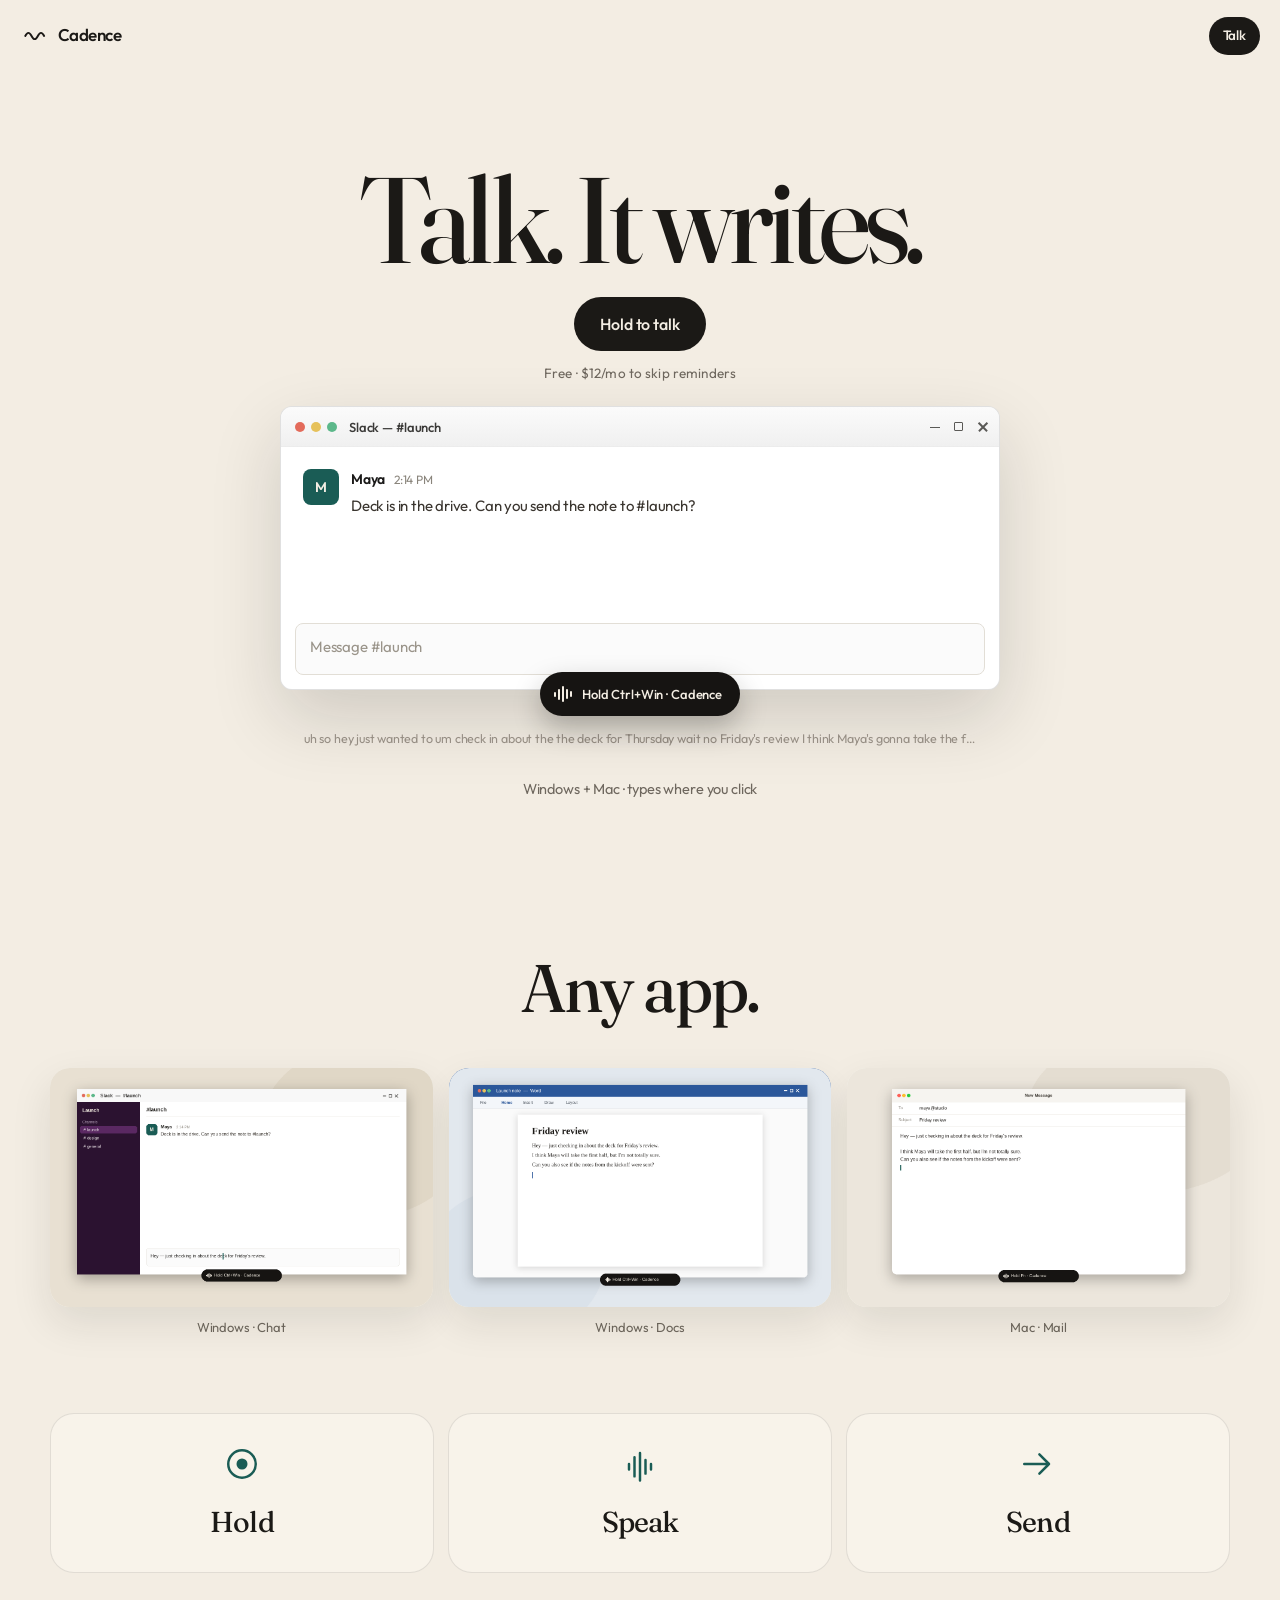
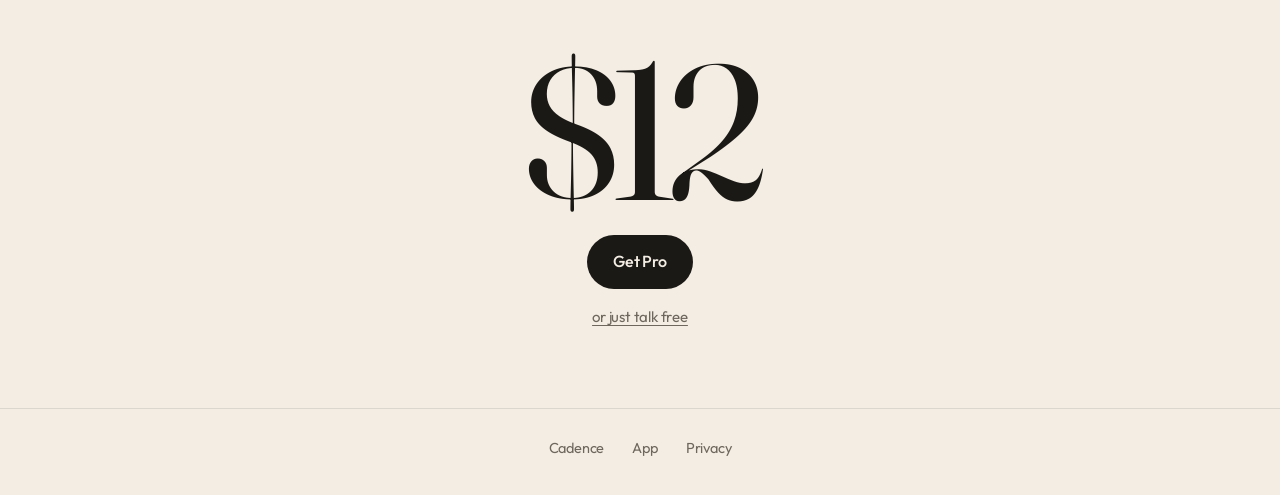
<file: index.html>
<!DOCTYPE html>
<html lang="en">
  <head>
    <meta charset="utf-8">
    <meta name="viewport" content="width=device-width, initial-scale=1">
    <title>Cadence — Talk. It writes.</title>
    <meta name="description" content="Talk. Cadence writes the polished version into the app you already have open. Free to start.">
    <link rel="icon" href="favicon.svg" type="image/svg+xml">
    <link rel="preconnect" href="https://fonts.googleapis.com">
    <link rel="preconnect" href="https://fonts.gstatic.com" crossorigin="">
    <link href="https://fonts.googleapis.com/css2?family=Fraunces:ital,opsz,wght@0,9..144,400;0,9..144,500;0,9..144,600;1,9..144,400;1,9..144,520&family=Outfit:wght@300;400;500;560;600;700&display=swap" rel="stylesheet">
    <link rel="stylesheet" href="styles.css">
    <link rel="stylesheet" href="home.css">
  </head>
  <body class="sell">
    <header class="nav" id="nav">
      <div class="nav-inner">
        <a class="brand" href="index.html" aria-label="Cadence home">
          <svg class="brand-mark" viewBox="0 0 32 32" fill="none" aria-hidden="true">
            <path d="M6 16c2.4-4.8 4.8-4.8 7.2 0s4.8 4.8 7.2 0 4.8-4.8 7.2 0" stroke="currentColor" stroke-width="2.2" stroke-linecap="round"></path>
          </svg>
          Cadence
        </a>
        <div class="nav-cta">
          <button type="button" class="btn btn-ink btn-sm" id="nav-talk">Talk</button>
        </div>
      </div>
    </header>
    <main>
      <section class="hero sell-hero">
        <div class="wrap sell-pitch">
          <h1 class="display reveal">Talk. It writes.</h1>
          <div class="hero-actions reveal reveal-2">
            <button class="btn btn-ink btn-lg" type="button" id="hold-talk">Hold to talk</button>
          </div>
          <p class="sell-fine reveal reveal-3">Free · $12/mo to skip reminders</p>
          <p id="talk-status" class="talk-status" hidden></p>
        </div>
        <div class="wrap-wide sell-stage-wrap">
          <div class="win11" aria-live="polite">
            <div class="win11-title">
              <div class="win11-dots" aria-hidden="true">
                <span></span><span></span><span></span>
              </div>
              <div class="win11-name">Slack — #launch</div>
              <div class="win11-caps" aria-hidden="true">
                <span class="win11-min"></span>
                <span class="win11-max"></span>
                <span class="win11-x"></span>
              </div>
            </div>
            <div class="win11-thread">
              <article class="win11-msg">
                <div class="win11-avatar">M</div>
                <div>
                  <div class="win11-who">Maya <time>2:14 PM</time></div>
                  <p>Deck is in the drive. Can you send the note to #launch?</p>
                </div>
              </article>
            </div>
            <div class="win11-compose">
              <div id="win-typed" class="win11-typed" data-placeholder="Message #launch"></div>
            </div>
          </div>
          <div class="cadence-pill" aria-hidden="true">
            <span class="cadence-wave"><i></i><i></i><i></i><i></i><i></i></span>
            <span>Hold Ctrl+Win · Cadence</span>
          </div>
          <p id="hero-raw" class="hero-spoken"></p>
        </div>
        <p class="sell-line">Windows + Mac · types where you click</p>
      </section>
      <section class="sell-proof">
        <div class="wrap">
          <h2>Any app.</h2>
          <div class="proof-grid">
            <figure>
              <div class="proof-shot">
                <img src="cadence-windows-slack.png" alt="Windows chat">
                <div class="proof-fake proof-chat" aria-hidden="true">
                  <div class="pf-bar"><i></i><i></i><i></i><span>Slack — #launch</span></div>
                  <div class="pf-body"><b>Maya</b><p>Deck is in the drive.</p><div class="pf-type">Hey — Friday's review is set.</div></div>
                </div>
              </div>
              <figcaption>Windows · Chat</figcaption>
            </figure>
            <figure>
              <div class="proof-shot">
                <img src="cadence-windows-word.png" alt="Windows docs">
                <div class="proof-fake proof-doc" aria-hidden="true">
                  <div class="pf-bar pf-blue"><i></i><i></i><i></i><span>Launch note — Word</span></div>
                  <div class="pf-page"><h3>Friday review</h3><p>Hey — just checking in about the deck.</p></div>
                </div>
              </div>
              <figcaption>Windows · Docs</figcaption>
            </figure>
            <figure>
              <div class="proof-shot">
                <img src="cadence-mac-mail.png" alt="Mac mail">
                <div class="proof-fake proof-mail" aria-hidden="true">
                  <div class="pf-bar"><i></i><i></i><i></i><span>New Message</span></div>
                  <div class="pf-mail"><em>To</em> maya@studio<br><em>Subject</em> Friday review<p>Hey — just checking in about the deck.</p></div>
                </div>
              </div>
              <figcaption>Mac · Mail</figcaption>
            </figure>
          </div>
        </div>
      </section>
      <section class="sell-steps">
        <div class="wrap sell-tiles">
          <article class="sell-tile">
            <span class="sell-ico" aria-hidden="true">
              <svg viewBox="0 0 32 32" fill="none">
                <circle cx="16" cy="16" r="10" stroke="currentColor" stroke-width="1.8"></circle>
                <circle cx="16" cy="16" r="4" fill="currentColor"></circle>
              </svg>
            </span>
            <h2>Hold</h2>
          </article>
          <article class="sell-tile">
            <span class="sell-ico" aria-hidden="true">
              <svg viewBox="0 0 32 32" fill="none">
                <path d="M8 16v4M12 11v14M16 8v20M20 13v10M24 16v4" stroke="currentColor" stroke-width="1.8" stroke-linecap="round"></path>
              </svg>
            </span>
            <h2>Speak</h2>
          </article>
          <article class="sell-tile">
            <span class="sell-ico" aria-hidden="true">
              <svg viewBox="0 0 32 32" fill="none">
                <path d="M6 16h18M17 9l7 7-7 7" stroke="currentColor" stroke-width="1.8" stroke-linecap="round" stroke-linejoin="round"></path>
              </svg>
            </span>
            <h2>Send</h2>
          </article>
        </div>
      </section>
      <section class="sell-price">
        <div class="wrap">
          <p class="sell-dollar">$12</p>
          <a class="btn btn-ink btn-lg" href="checkout.html">Get Pro</a>
          <p class="sell-or">
            <a href="#hold-talk" id="talk-free">or just talk free</a>
          </p>
        </div>
      </section>
    </main>
    <footer class="footer sell-footer">
      <div class="wrap">
        <nav>
          <a href="index.html">Cadence</a>
          <a href="app.html">App</a>
          <a href="privacy.html">Privacy</a>
        </nav>
      </div>
    </footer>
    <script src="config.js"></script>
    <script src="billing.js"></script>
    <script src="site.js"></script>
    <script src="home-talk.js"></script>
  </body>
</html>
</file>
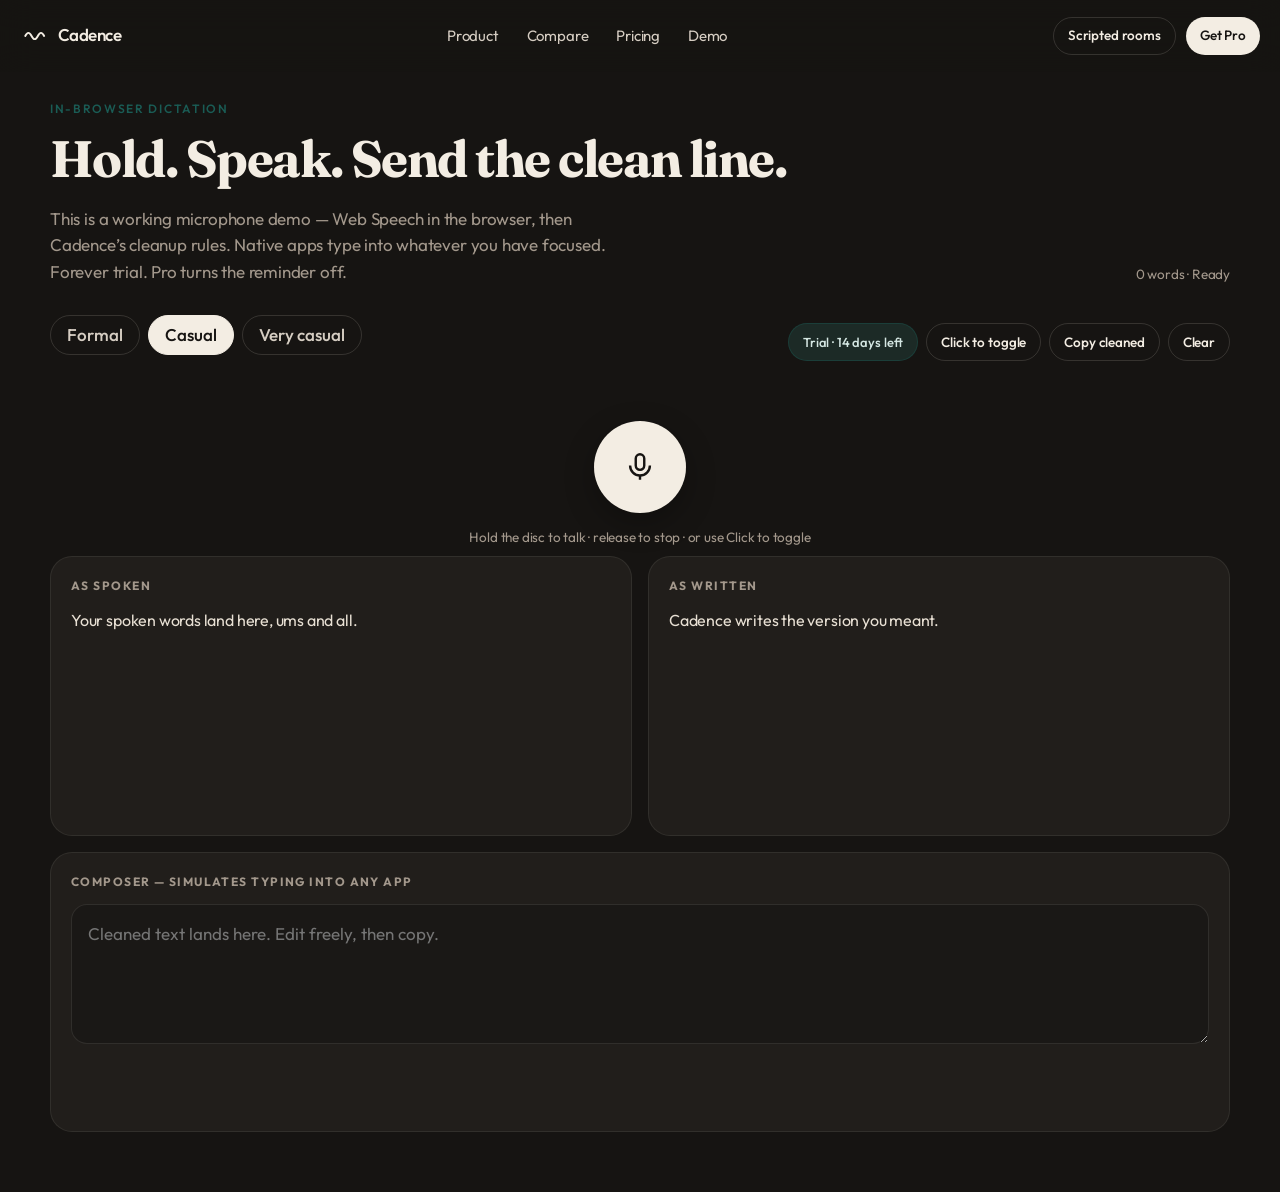
<file: app.html>
<!DOCTYPE html>
<html lang="en">
<head>
  <meta charset="utf-8" />
  <meta name="viewport" content="width=device-width, initial-scale=1" />
  <title>Cadence App — Hold to talk</title>
  <meta name="description" content="Hold to talk. Cadence cleans filler, corrections, and repeats, then types the line you meant." />
  <link rel="icon" href="favicon.svg" type="image/svg+xml" />
  <link rel="preconnect" href="https://fonts.googleapis.com" />
  <link rel="preconnect" href="https://fonts.gstatic.com" crossorigin />
  <link href="https://fonts.googleapis.com/css2?family=Fraunces:ital,opsz,wght@0,9..144,400;0,9..144,500;1,9..144,400;1,9..144,520&family=Outfit:wght@300;400;500;560;600&display=swap" rel="stylesheet" />
  <link rel="stylesheet" href="styles.css" />
</head>
<body class="app-body">
  <header class="nav" id="nav">
    <div class="nav-inner">
      <a class="brand" href="index.html">
        <svg class="brand-mark" viewBox="0 0 32 32" fill="none" aria-hidden="true"><path d="M6 16c2.4-4.8 4.8-4.8 7.2 0s4.8 4.8 7.2 0 4.8-4.8 7.2 0" stroke="currentColor" stroke-width="2.2" stroke-linecap="round"/></svg>
        Cadence
      </a>
      <nav class="nav-links">
        <a href="index.html#product">Product</a>
        <a href="compare.html">Compare</a>
        <a href="pricing.html">Pricing</a>
        <a href="demo.html">Demo</a>
      </nav>
      <div class="nav-cta">
        <a class="btn btn-ghost btn-sm" href="demo.html">Scripted rooms</a>
        <a class="btn btn-ink btn-sm" href="checkout.html">Get Pro</a>
        <button class="nav-toggle" type="button" aria-label="Menu"><span></span></button>
      </div>
    </div>
  </header>

  <div class="app-shell">
    <div class="app-head">
      <div>
        <p class="kicker">In-browser dictation</p>
        <h1>Hold. Speak. Send the clean line.</h1>
        <p class="muted" style="margin-top:8px;max-width:36rem">This is a working microphone demo — Web Speech in the browser, then Cadence’s cleanup rules. Native apps type into whatever you have focused. Forever trial. Pro turns the reminder off.</p>
      </div>
      <div class="stats"><span id="word-count">0 words</span> · <span id="app-status">Ready</span></div>
    </div>

    <div id="app-banner" class="banner" hidden></div>

    <div class="app-toolbar">
      <div class="tone-pills">
        <button type="button" data-app-tone="formal">Formal</button>
        <button type="button" class="is-on" data-app-tone="casual">Casual</button>
        <button type="button" data-app-tone="very">Very casual</button>
      </div>
      <div class="toolbar-end">
        <span class="plan-chip" id="plan-chip" aria-live="polite">Trial · unlimited</span>
        <button class="btn btn-ghost btn-sm" id="toggle-listen" type="button">Click to toggle</button>
        <button class="btn btn-ghost btn-sm" id="copy-btn" type="button">Copy cleaned</button>
        <button class="btn btn-ghost btn-sm" id="clear-btn" type="button">Clear</button>
      </div>
    </div>

    <div class="mic-wrap">
      <button class="mic" id="mic" type="button" aria-label="Hold to talk">
        <svg viewBox="0 0 24 24" fill="none" stroke="currentColor" stroke-width="1.7">
          <rect x="9" y="3" width="6" height="11" rx="3"/>
          <path d="M5 11a7 7 0 0 0 14 0"/>
          <path d="M12 18v3"/>
        </svg>
      </button>
      <p class="fine">Hold the disc to talk · release to stop · or use Click to toggle</p>
    </div>

    <div class="app-grid">
      <section class="pane">
        <h2>As spoken</h2>
        <div id="raw-out" class="out"></div>
      </section>
      <section class="pane">
        <h2>As written</h2>
        <div id="clean-out" class="out"></div>
      </section>
    </div>

    <section class="pane" style="margin-top:16px">
      <h2>Composer — simulates typing into any app</h2>
      <textarea id="composer" class="composer" placeholder="Cleaned text lands here. Edit freely, then copy."></textarea>
    </section>
  </div>

  <dialog id="paywall" class="paywall" aria-labelledby="paywall-title">
    <button type="button" class="paywall-close" id="paywall-close" aria-label="Close">×</button>
    <p class="kicker">Reminder</p>
    <h2 id="paywall-title">Your Cadence trial has ended</h2>
    <p class="paywall-body" id="paywall-body">You can keep talking. Nothing is locked. Pro just turns off this reminder.</p>
    <p class="paywall-remain" id="paywall-remain"></p>
    <div class="paywall-actions">
      <button type="button" class="btn btn-ink" id="paywall-dismiss">Close — keep using</button>
      <a class="btn btn-ghost" id="paywall-checkout" href="checkout.html">Buy Pro</a>
    </div>
    <p class="fine" style="margin-top:16px">Close this anytime. The mic still works.</p>
  </dialog>

  <script src="config.js"></script>
  <script src="billing.js"></script>
  <script src="app.js"></script>
  <script src="site.js"></script>
</body>
</html>
</file>
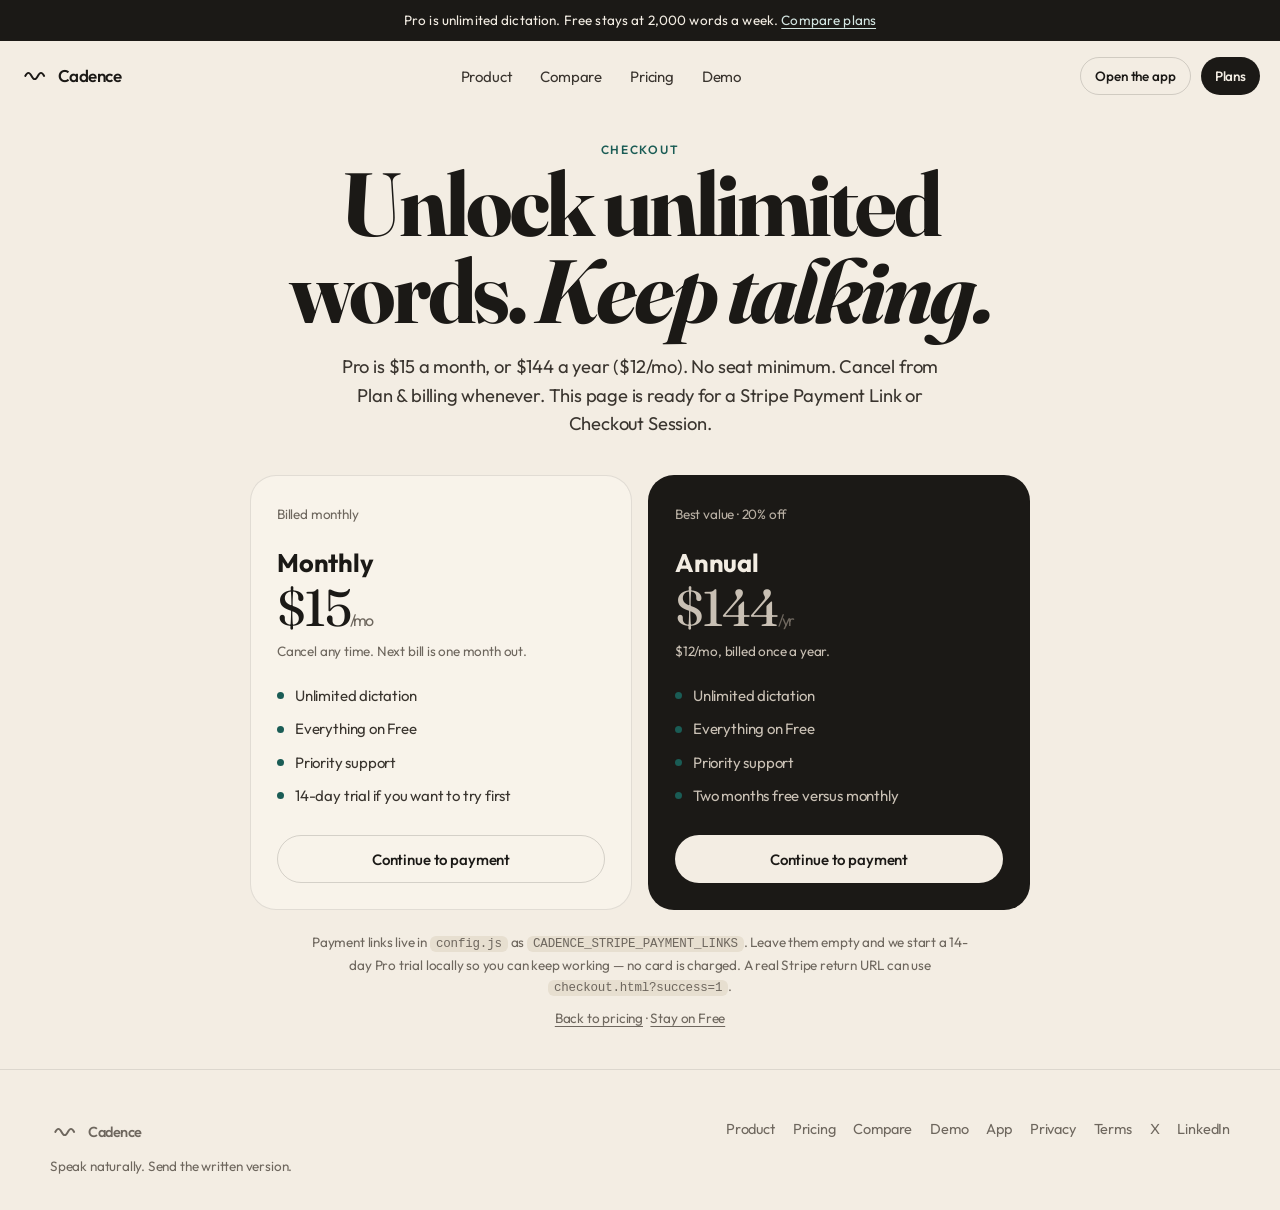
<file: checkout.html>
<!DOCTYPE html>
<html lang="en">
<head>
  <meta charset="utf-8" />
  <meta name="viewport" content="width=device-width, initial-scale=1" />
  <title>Checkout — Cadence Pro</title>
  <meta name="description" content="Cadence Pro is $15 a month or $144 a year. Unlimited dictation. Cancel whenever." />
  <link rel="icon" href="favicon.svg" type="image/svg+xml" />
  <link rel="preconnect" href="https://fonts.googleapis.com" />
  <link rel="preconnect" href="https://fonts.gstatic.com" crossorigin />
  <link href="https://fonts.googleapis.com/css2?family=Fraunces:ital,opsz,wght@0,9..144,400;0,9..144,500;0,9..144,600;1,9..144,400;1,9..144,520&family=Outfit:wght@300;400;500;560;600;700&display=swap" rel="stylesheet" />
  <link rel="stylesheet" href="styles.css" />
</head>

<body>

<div class="promo">Pro is unlimited dictation. Free stays at 2,000 words a week. <a href="pricing.html">Compare plans</a></div>
<header class="nav" id="nav">
  <div class="nav-inner">
    <a class="brand" href="index.html" aria-label="Cadence home">
      <svg class="brand-mark" viewBox="0 0 32 32" fill="none" aria-hidden="true"><path d="M6 16c2.4-4.8 4.8-4.8 7.2 0s4.8 4.8 7.2 0 4.8-4.8 7.2 0" stroke="currentColor" stroke-width="2.2" stroke-linecap="round"/></svg>
      Cadence
    </a>
    <nav class="nav-links">
      <a href="index.html#product">Product</a>
      <a href="compare.html">Compare</a>
      <a href="pricing.html">Pricing</a>
      <a href="demo.html">Demo</a>
    </nav>
    <div class="nav-cta">
      <a class="btn btn-ghost btn-sm" href="app.html">Open the app</a>
      <a class="btn btn-ink btn-sm" href="pricing.html">Plans</a>
      <button class="nav-toggle" type="button" aria-label="Menu"><span></span></button>
    </div>
  </div>
</header>

<main data-checkout>
  <section class="price-hero checkout-hero">
    <div class="wrap">
      <p class="kicker">Checkout</p>
      <h1>Unlock unlimited<br>words. <em>Keep talking.</em></h1>
      <p class="lede" style="margin:18px auto 0">Pro is $15 a month, or $144 a year ($12/mo). No seat minimum. Cancel from Plan &amp; billing whenever. This page is ready for a Stripe Payment Link or Checkout Session.</p>
    </div>
  </section>

  <section style="padding-top:8px;padding-bottom:40px">
    <div class="wrap">
      <div class="checkout-note" data-checkout-note hidden></div>
      <div class="checkout-grid">
        <article class="price-card checkout-card">
          <p class="who">Billed monthly</p>
          <h2>Monthly</h2>
          <p class="amt">$15<small>/mo</small></p>
          <p class="fine" style="margin-top:8px">Cancel any time. Next bill is one month out.</p>
          <ul>
            <li>Unlimited dictation</li>
            <li>Everything on Free</li>
            <li>Priority support</li>
            <li>14-day trial if you want to try first</li>
          </ul>
          <button class="btn btn-ghost" type="button" data-checkout-pay="monthly">Continue to payment</button>
        </article>
        <article class="price-card checkout-card is-featured">
          <p class="who">Best value · 20% off</p>
          <h2>Annual</h2>
          <p class="amt">$144<small>/yr</small></p>
          <p class="fine" style="margin-top:8px">$12/mo, billed once a year.</p>
          <ul>
            <li>Unlimited dictation</li>
            <li>Everything on Free</li>
            <li>Priority support</li>
            <li>Two months free versus monthly</li>
          </ul>
          <button class="btn btn-ink" type="button" data-checkout-pay="annual">Continue to payment</button>
        </article>
      </div>
      <p class="fine checkout-fine">Payment links live in <code>config.js</code> as <code>CADENCE_STRIPE_PAYMENT_LINKS</code>. Leave them empty and we start a 14-day Pro trial locally so you can keep working — no card is charged. A real Stripe return URL can use <code>checkout.html?success=1</code>.</p>
      <p class="fine" style="margin-top:10px;text-align:center"><a href="pricing.html" style="text-decoration:underline;text-underline-offset:3px">Back to pricing</a> · <a href="app.html" style="text-decoration:underline;text-underline-offset:3px">Stay on Free</a></p>
    </div>
  </section>
</main>

<footer class="footer">
  <div class="wrap footer-grid">
    <div>
      <a class="brand" href="index.html">
        <svg class="brand-mark" viewBox="0 0 32 32" fill="none" aria-hidden="true"><path d="M6 16c2.4-4.8 4.8-4.8 7.2 0s4.8 4.8 7.2 0 4.8-4.8 7.2 0" stroke="currentColor" stroke-width="2.2" stroke-linecap="round"/></svg>
        Cadence
      </a>
      <p class="fine" style="margin-top:10px">Speak naturally. Send the written version.</p>
    </div>
    <nav>
      <a href="index.html#product">Product</a>
      <a href="pricing.html">Pricing</a>
      <a href="compare.html">Compare</a>
      <a href="demo.html">Demo</a>
      <a href="app.html">App</a>
      <a href="privacy.html">Privacy</a>
      <a href="terms.html">Terms</a>
      <a href="https://x.com" rel="noopener">X</a>
      <a href="https://www.linkedin.com" rel="noopener">LinkedIn</a>
    </nav>
  </div>
</footer>

<script src="config.js"></script>
<script src="billing.js"></script>
<script src="site.js"></script>
</body>
</html>
</file>
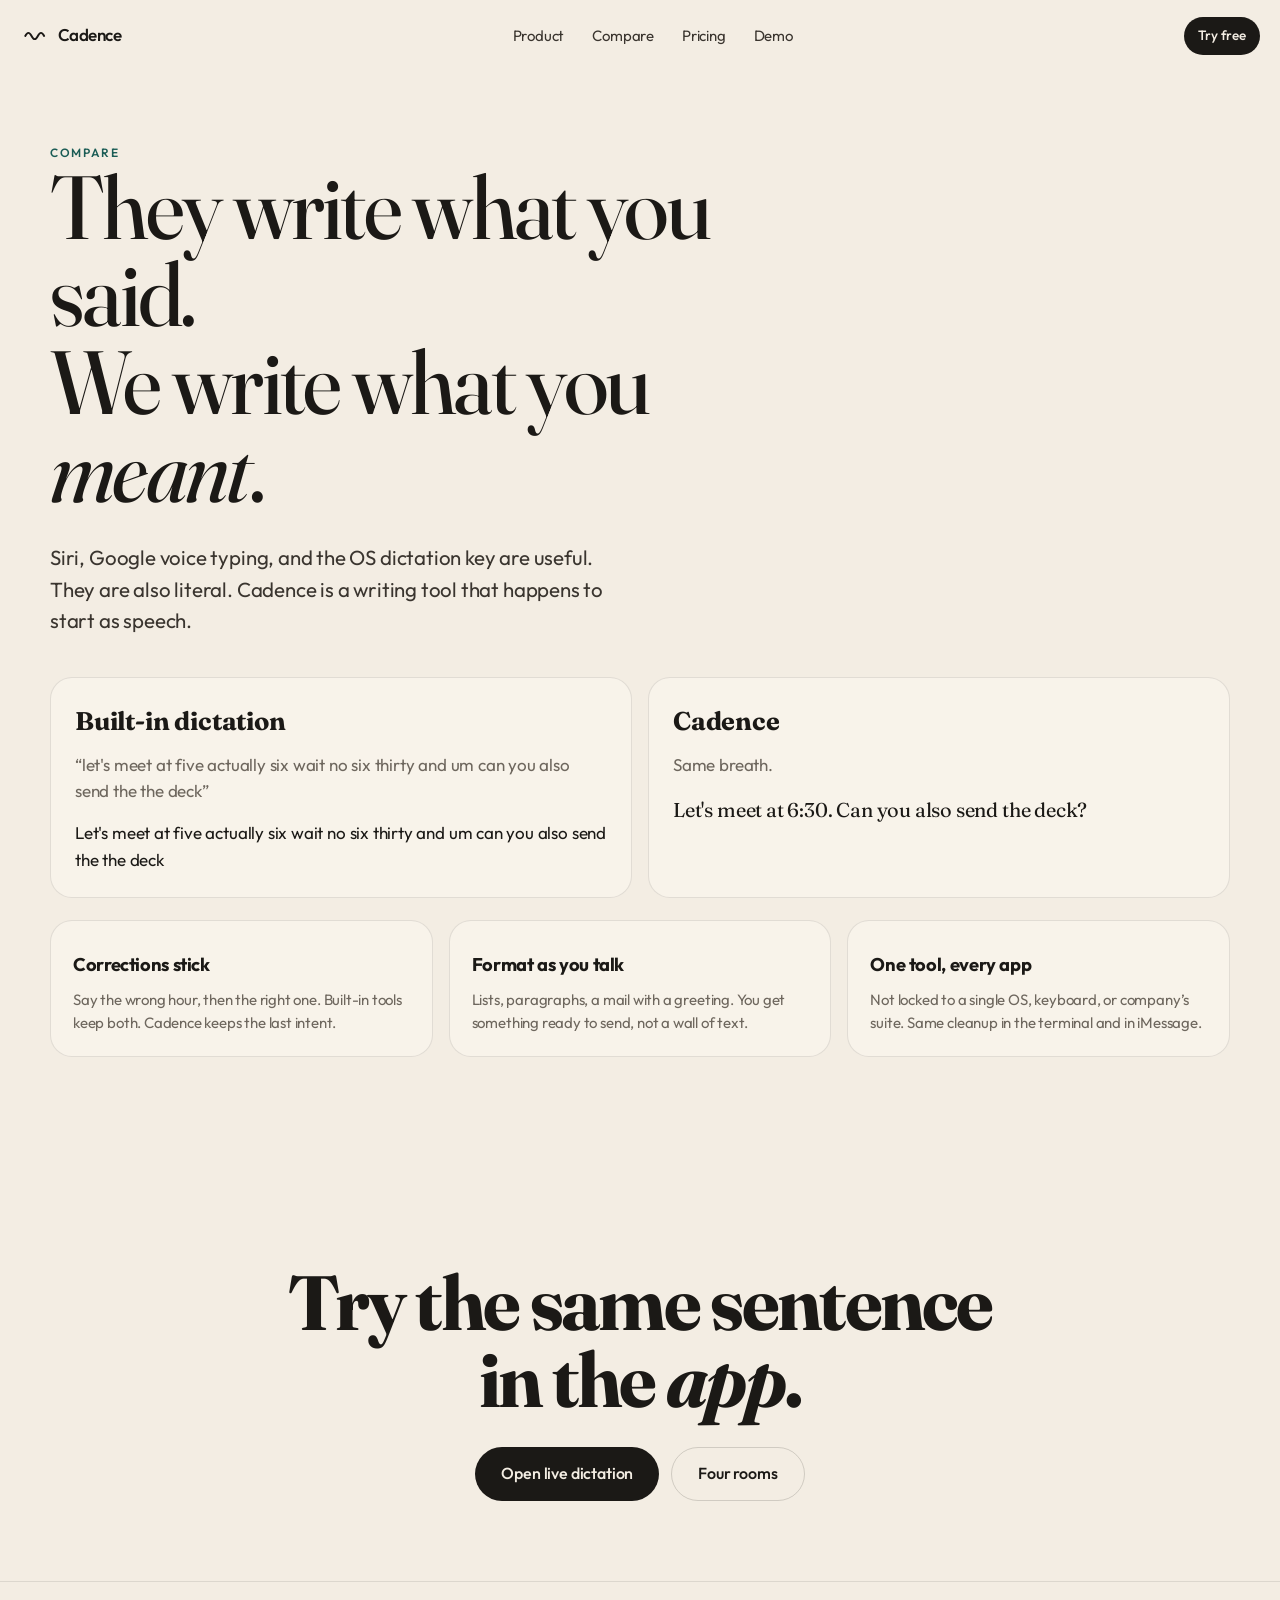
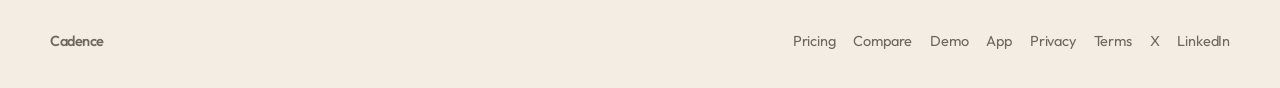
<file: compare.html>
<!DOCTYPE html>
<html lang="en">
<head>
  <meta charset="utf-8" />
  <meta name="viewport" content="width=device-width, initial-scale=1" />
  <title>Compare — Cadence vs built-in dictation</title>
  <meta name="description" content="Built-in dictation writes what you said. Cadence writes what you meant." />
  <link rel="icon" href="favicon.svg" type="image/svg+xml" />
  <link rel="preconnect" href="https://fonts.googleapis.com" />
  <link rel="preconnect" href="https://fonts.gstatic.com" crossorigin />
  <link href="https://fonts.googleapis.com/css2?family=Fraunces:ital,opsz,wght@0,9..144,400;0,9..144,500;1,9..144,400;1,9..144,520&family=Outfit:wght@300;400;500;560;600&display=swap" rel="stylesheet" />
  <link rel="stylesheet" href="styles.css" />
</head>

<body>

<header class="nav" id="nav">
  <div class="nav-inner">
    <a class="brand" href="index.html">
      <svg class="brand-mark" viewBox="0 0 32 32" fill="none" aria-hidden="true"><path d="M6 16c2.4-4.8 4.8-4.8 7.2 0s4.8 4.8 7.2 0 4.8-4.8 7.2 0" stroke="currentColor" stroke-width="2.2" stroke-linecap="round"/></svg>
      Cadence
    </a>
    <nav class="nav-links">
      <a href="index.html#product">Product</a>
      <a href="compare.html">Compare</a>
      <a href="pricing.html">Pricing</a>
      <a href="demo.html">Demo</a>
    </nav>
    <div class="nav-cta">
      <a class="btn btn-ink btn-sm" href="app.html">Try free</a>
      <button class="nav-toggle" type="button" aria-label="Menu"><span></span></button>
    </div>
  </div>
</header>

<main>
  <section class="hero">
    <div class="wrap">
      <p class="kicker">Compare</p>
      <h1 class="display" style="font-size:clamp(2.8rem,7vw,5.6rem)">They write what you said.<br>We write what you <em>meant</em>.</h1>
      <p class="hero-sub">Siri, Google voice typing, and the OS dictation key are useful. They are also literal. Cadence is a writing tool that happens to start as speech.</p>
    </div>
  </section>
  <section style="padding-top:0">
    <div class="wrap">
      <div class="diff">
        <article>
          <h3>Built-in dictation</h3>
          <p class="muted">“let's meet at five actually six wait no six thirty and um can you also send the the deck”</p>
          <p style="margin-top:16px">Let's meet at five actually six wait no six thirty and um can you also send the the deck</p>
        </article>
        <article>
          <h3>Cadence</h3>
          <p class="muted">Same breath.</p>
          <p style="margin-top:16px;font-family:var(--font-serif);font-size:1.25rem">Let's meet at 6:30. Can you also send the deck?</p>
        </article>
      </div>
      <div class="cards-3" style="margin-top:22px">
        <article class="soft-card">
          <h3>Corrections stick</h3>
          <p>Say the wrong hour, then the right one. Built-in tools keep both. Cadence keeps the last intent.</p>
        </article>
        <article class="soft-card">
          <h3>Format as you talk</h3>
          <p>Lists, paragraphs, a mail with a greeting. You get something ready to send, not a wall of text.</p>
        </article>
        <article class="soft-card">
          <h3>One tool, every app</h3>
          <p>Not locked to a single OS, keyboard, or company’s suite. Same cleanup in the terminal and in iMessage.</p>
        </article>
      </div>
    </div>
  </section>
  <section class="cta-band">
    <div class="wrap">
      <h2>Try the same sentence<br>in the <em>app</em>.</h2>
      <div class="cta-actions">
        <a class="btn btn-ink btn-lg" href="app.html">Open live dictation</a>
        <a class="btn btn-ghost btn-lg" href="demo.html">Four rooms</a>
      </div>
    </div>
  </section>
</main>

<footer class="footer">
  <div class="wrap footer-grid">
    <a class="brand" href="index.html">Cadence</a>
    <nav>
      <a href="pricing.html">Pricing</a>
      <a href="compare.html">Compare</a>
      <a href="demo.html">Demo</a>
      <a href="app.html">App</a>
      <a href="privacy.html">Privacy</a>
      <a href="terms.html">Terms</a>
      <a href="https://x.com" rel="noopener">X</a>
      <a href="https://www.linkedin.com" rel="noopener">LinkedIn</a>
    </nav>
  </div>
</footer>

<script src="site.js"></script>
</body>
</html>
</file>
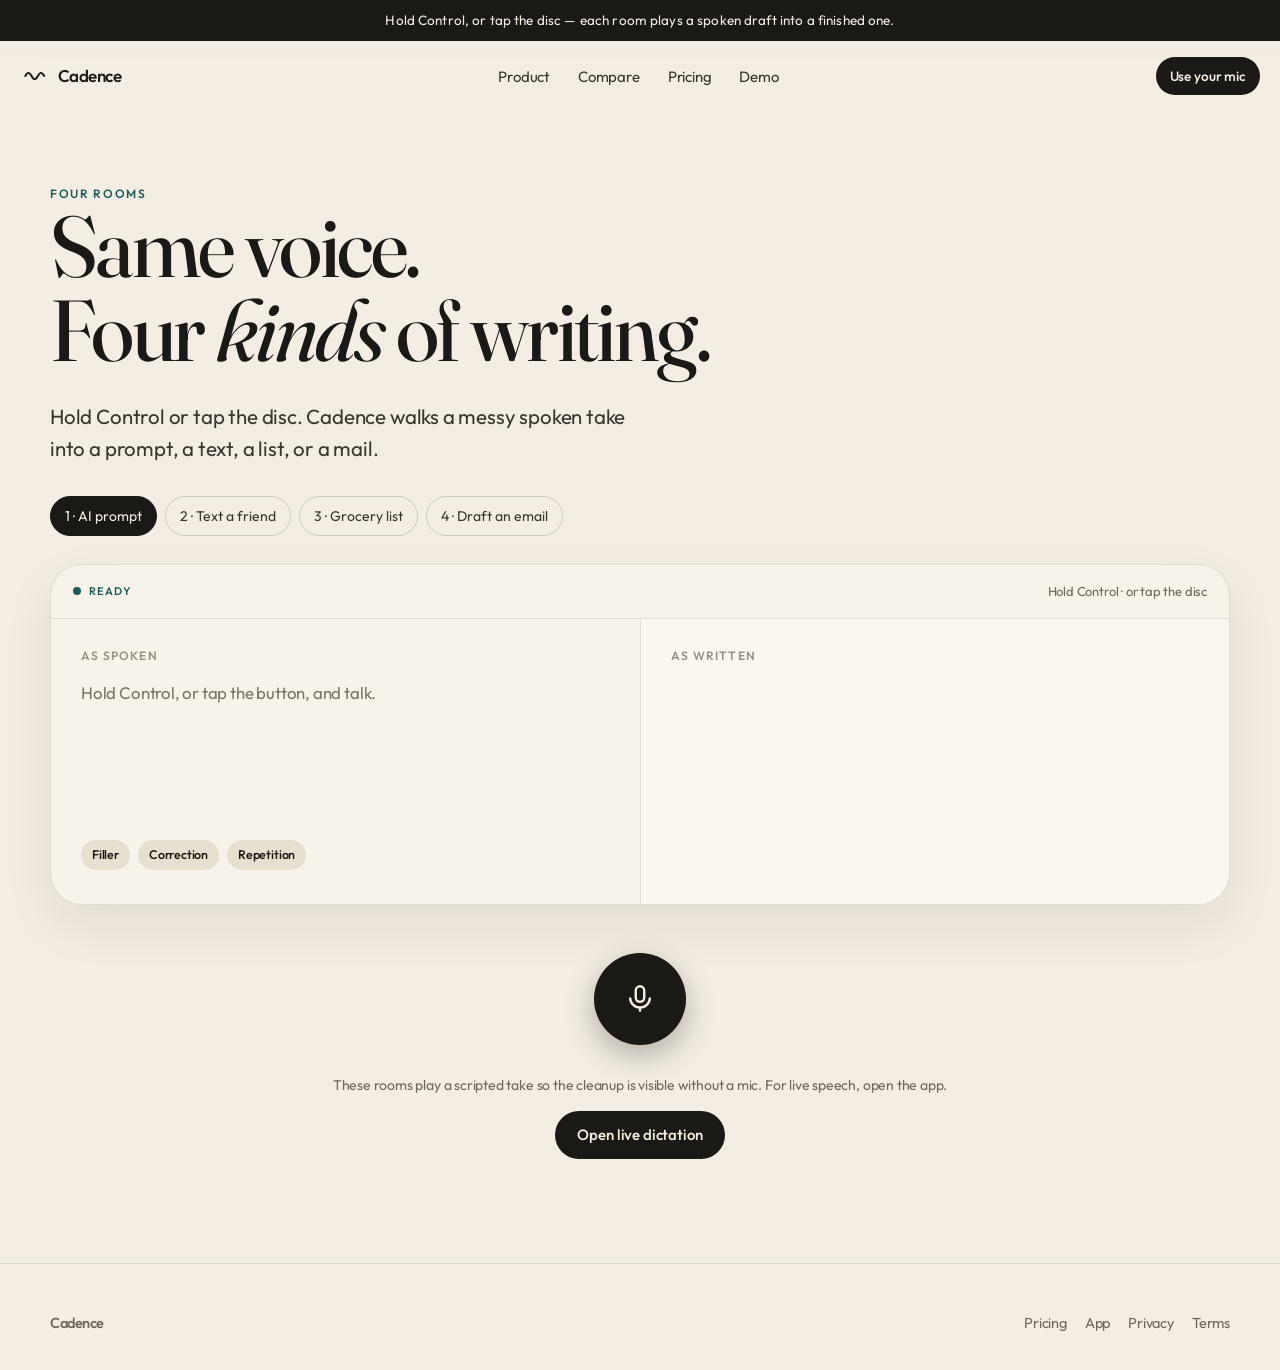
<file: demo.html>
<!DOCTYPE html>
<html lang="en">
<head>
  <meta charset="utf-8" />
  <meta name="viewport" content="width=device-width, initial-scale=1" />
  <title>Demo rooms — Cadence</title>
  <meta name="description" content="Four Cadence rooms: an AI prompt, a corrected text, a grocery list, and a drafted email." />
  <link rel="icon" href="favicon.svg" type="image/svg+xml" />
  <link rel="preconnect" href="https://fonts.googleapis.com" />
  <link rel="preconnect" href="https://fonts.gstatic.com" crossorigin />
  <link href="https://fonts.googleapis.com/css2?family=Fraunces:ital,opsz,wght@0,9..144,400;0,9..144,500;1,9..144,400;1,9..144,520&family=Outfit:wght@300;400;500;560;600&display=swap" rel="stylesheet" />
  <link rel="stylesheet" href="styles.css" />
</head>
<body>
  <div class="promo">Hold Control, or tap the disc — each room plays a spoken draft into a finished one.</div>
  <header class="nav" id="nav">
    <div class="nav-inner">
      <a class="brand" href="index.html">
        <svg class="brand-mark" viewBox="0 0 32 32" fill="none" aria-hidden="true"><path d="M6 16c2.4-4.8 4.8-4.8 7.2 0s4.8 4.8 7.2 0 4.8-4.8 7.2 0" stroke="currentColor" stroke-width="2.2" stroke-linecap="round"/></svg>
        Cadence
      </a>
      <nav class="nav-links">
        <a href="index.html#product">Product</a>
        <a href="compare.html">Compare</a>
        <a href="pricing.html">Pricing</a>
        <a href="demo.html">Demo</a>
      </nav>
      <div class="nav-cta">
        <a class="btn btn-ink btn-sm" href="app.html">Use your mic</a>
        <button class="nav-toggle" type="button" aria-label="Menu"><span></span></button>
      </div>
    </div>
  </header>

  <main>
    <section class="hero" style="padding-bottom:12px">
      <div class="wrap">
        <p class="kicker">Four rooms</p>
        <h1 class="display" style="font-size:clamp(2.8rem,7vw,5.4rem)">Same voice.<br>Four <em>kinds</em> of writing.</h1>
        <p class="hero-sub">Hold Control or tap the disc. Cadence walks a messy spoken take into a prompt, a text, a list, or a mail.</p>
      </div>
    </section>

    <section style="padding-top:0">
      <div class="wrap">
        <div class="rooms-nav">
          <button type="button" class="is-on" data-room="prompt">1 · AI prompt</button>
          <button type="button" data-room="message">2 · Text a friend</button>
          <button type="button" data-room="list">3 · Grocery list</button>
          <button type="button" data-room="email">4 · Draft an email</button>
        </div>

        <div class="stage">
          <div class="stage-bar">
            <span class="live-tag"><i class="live-dot"></i> <span id="room-status">Ready</span></span>
            <span>Hold Control · or tap the disc</span>
          </div>
          <div class="stage-grid">
            <div class="stage-col">
              <div class="stage-label">As spoken</div>
              <p id="room-raw" class="stage-text is-raw">Hold Control, or tap the button, and talk.</p>
              <div class="chips">
                <span class="flag" id="chip-fill">Filler</span>
                <span class="flag" id="chip-corr">Correction</span>
                <span class="flag" id="chip-rep">Repetition</span>
              </div>
            </div>
            <div class="stage-col">
              <div class="stage-label">As written</div>
              <pre id="room-out" class="stage-text is-clean" style="font-family:inherit;white-space:pre-wrap"></pre>
            </div>
          </div>
        </div>

        <div class="mic-wrap">
          <button class="mic" id="hold-talk" type="button" aria-label="Hold to talk" style="background:#1B1916;color:#F3EDE3">
            <svg viewBox="0 0 24 24" fill="none" stroke="currentColor" stroke-width="1.7">
              <rect x="9" y="3" width="6" height="11" rx="3"/>
              <path d="M5 11a7 7 0 0 0 14 0"/>
              <path d="M12 18v3"/>
            </svg>
          </button>
          <p class="hold-hint">These rooms play a scripted take so the cleanup is visible without a mic. For live speech, open the app.</p>
          <p><a class="btn btn-ink" href="app.html">Open live dictation</a></p>
        </div>
      </div>
    </section>
  </main>

  <footer class="footer">
    <div class="wrap footer-grid">
      <a class="brand" href="index.html">Cadence</a>
      <nav>
        <a href="pricing.html">Pricing</a>
        <a href="app.html">App</a>
        <a href="privacy.html">Privacy</a>
        <a href="terms.html">Terms</a>
      </nav>
    </div>
  </footer>
  <script src="site.js"></script>
</body>
</html>
</file>
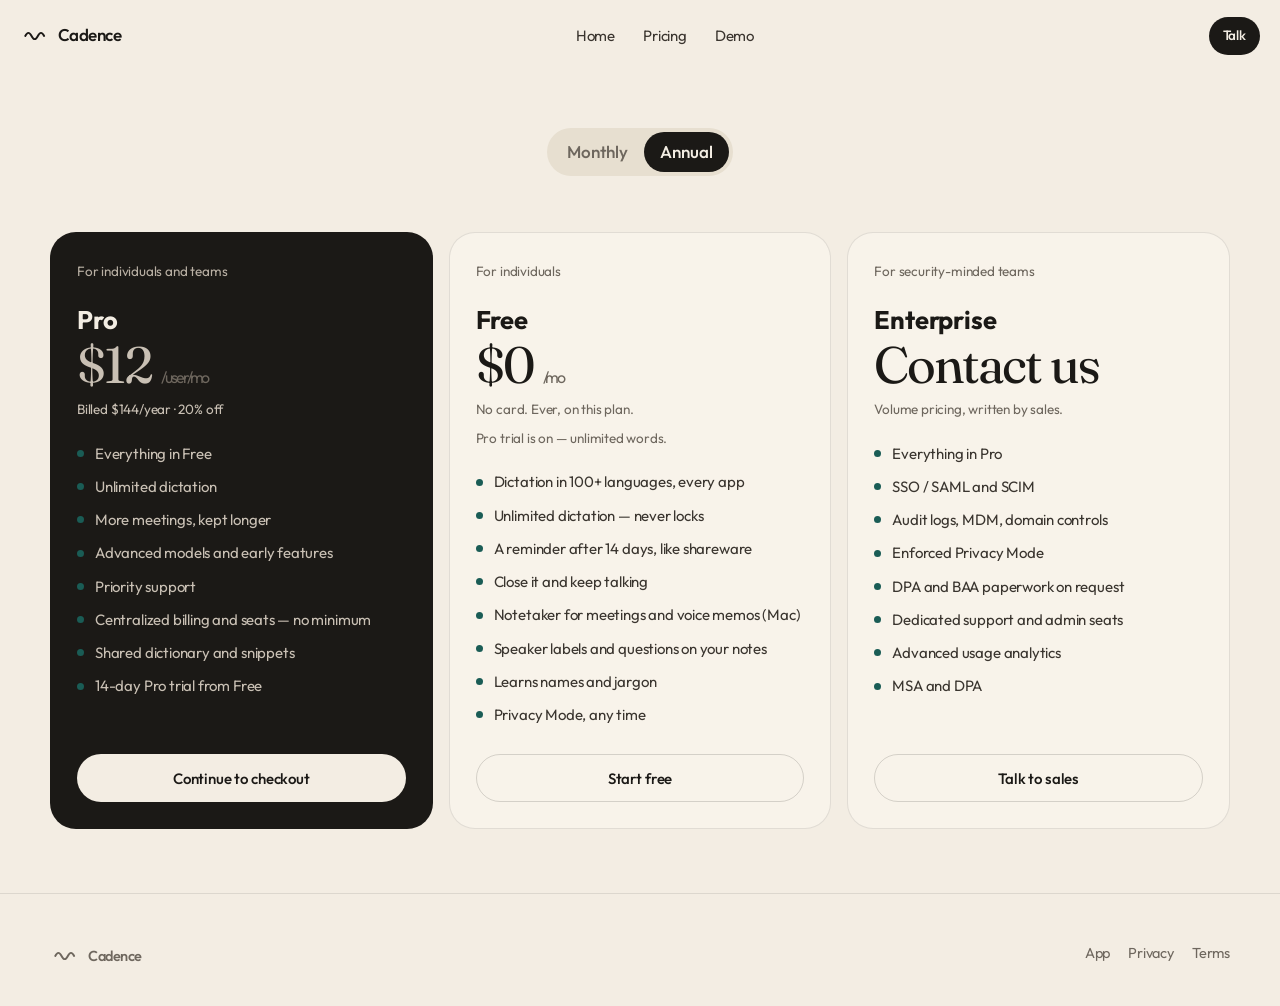
<file: pricing.html>
<!DOCTYPE html>
<html lang="en">
  <head>
    <meta charset="utf-8">
    <meta name="viewport" content="width=device-width, initial-scale=1">
    <title>
      Pricing — Cadence
    </title>
    <meta name="description" content="Cadence is free to start. Pro is $12 a month billed annually.">
    <link rel="icon" href="favicon.svg" type="image/svg+xml">
    <link rel="preconnect" href="https://fonts.googleapis.com">
    <link rel="preconnect" href="https://fonts.gstatic.com" crossorigin="">
    <link href="https://fonts.googleapis.com/css2?family=Fraunces:ital,opsz,wght@0,9..144,400;0,9..144,500;0,9..144,600;1,9..144,400;1,9..144,520&family=Outfit:wght@300;400;500;560;600;700&display=swap" rel="stylesheet">
    <link rel="stylesheet" href="styles.css">
  </head>
  <body>
    <header class="nav" id="nav">
      <div class="nav-inner">
        <a class="brand" href="index.html" aria-label="Cadence home">
          <svg class="brand-mark" viewBox="0 0 32 32" fill="none" aria-hidden="true">
            <path d="M6 16c2.4-4.8 4.8-4.8 7.2 0s4.8 4.8 7.2 0 4.8-4.8 7.2 0" stroke="currentColor" stroke-width="2.2" stroke-linecap="round">
            </path>
          </svg>
          Cadence
        </a>
        <nav class="nav-links">
          <a href="index.html">
            Home
          </a>
          <a href="pricing.html">
            Pricing
          </a>
          <a href="demo.html">
            Demo
          </a>
        </nav>
        <div class="nav-cta">
          <a class="btn btn-ink btn-sm" href="app.html">
            Talk
          </a>
          <button class="nav-toggle" type="button" aria-label="Menu">
            <span>
            </span>
          </button>
        </div>
      </div>
    </header>
    <main>
      <section class="price-hero">
        <div class="wrap">
          <div class="bill-toggle" role="tablist">
            <button type="button" data-bill="monthly">
              Monthly
            </button>
            <button type="button" class="is-on" data-bill="annual">
              Annual
            </button>
          </div>
        </div>
      </section>
      <section>
        <div class="wrap">
          <div class="price-grid">
            <article class="price-card is-featured">
              <p class="who">
                For individuals and teams
              </p>
              <h2>
                Pro
              </h2>
              <p class="amt" id="pro-amt">
                $12
                <small>
                  /user/mo
                </small>
              </p>
              <p class="fine" id="pro-note">
                Billed $144/year · 20% off
              </p>
              <ul>
                <li>
                  Everything in Free
                </li>
                <li>
                  Unlimited dictation
                </li>
                <li>
                  More meetings, kept longer
                </li>
                <li>
                  Advanced models and early features
                </li>
                <li>
                  Priority support
                </li>
                <li>
                  Centralized billing and seats — no minimum
                </li>
                <li>
                  Shared dictionary and snippets
                </li>
                <li>
                  14-day Pro trial from Free
                </li>
              </ul>
              <a class="btn btn-ink" href="checkout.html">
                Continue to checkout
              </a>
            </article>
            <article class="price-card">
              <p class="who">
                For individuals
              </p>
              <h2>
                Free
              </h2>
              <p class="amt">
                $0
                <small>
                  /mo
                </small>
              </p>
              <p class="fine">
                No card. Ever, on this plan.
              </p>
              <p class="fine" data-billing-remaining="">
                Forever trial. The app never locks.
              </p>
              <ul>
                <li>
                  Dictation in 100+ languages, every app
                </li>
                <li>
                  Unlimited dictation — never locks
                </li>
                <li>
                  A reminder after 14 days, like shareware
                </li>
                <li>
                  Close it and keep talking
                </li>
                <li>
                  Notetaker for meetings and voice memos (Mac)
                </li>
                <li>
                  Speaker labels and questions on your notes
                </li>
                <li>
                  Learns names and jargon
                </li>
                <li>
                  Privacy Mode, any time
                </li>
              </ul>
              <a class="btn btn-ghost" href="app.html">
                Start free
              </a>
            </article>
            <article class="price-card">
              <p class="who">
                For security-minded teams
              </p>
              <h2>
                Enterprise
              </h2>
              <p class="amt">
                Contact us
              </p>
              <p class="fine">
                Volume pricing, written by sales.
              </p>
              <ul>
                <li>
                  Everything in Pro
                </li>
                <li>
                  SSO / SAML and SCIM
                </li>
                <li>
                  Audit logs, MDM, domain controls
                </li>
                <li>
                  Enforced Privacy Mode
                </li>
                <li>
                  DPA and BAA paperwork on request
                </li>
                <li>
                  Dedicated support and admin seats
                </li>
                <li>
                  Advanced usage analytics
                </li>
                <li>
                  MSA and DPA
                </li>
              </ul>
              <a class="btn btn-ghost" href="mailto:hello@cadence.example">
                Talk to sales
              </a>
            </article>
          </div>
        </div>
      </section>
    </main>
    <footer class="footer">
      <div class="wrap footer-grid">
        <div>
          <a class="brand" href="index.html">
            <svg class="brand-mark" viewBox="0 0 32 32" fill="none" aria-hidden="true">
              <path d="M6 16c2.4-4.8 4.8-4.8 7.2 0s4.8 4.8 7.2 0 4.8-4.8 7.2 0" stroke="currentColor" stroke-width="2.2" stroke-linecap="round">
              </path>
            </svg>
            Cadence
          </a>
        </div>
        <nav>
          <a href="app.html">
            App
          </a>
          <a href="privacy.html">
            Privacy
          </a>
          <a href="terms.html">
            Terms
          </a>
        </nav>
      </div>
    </footer>
    <script src="config.js">
    </script>
    <script src="billing.js">
    </script>
    <script src="site.js">
    </script>
  </body>
</html>
</file>
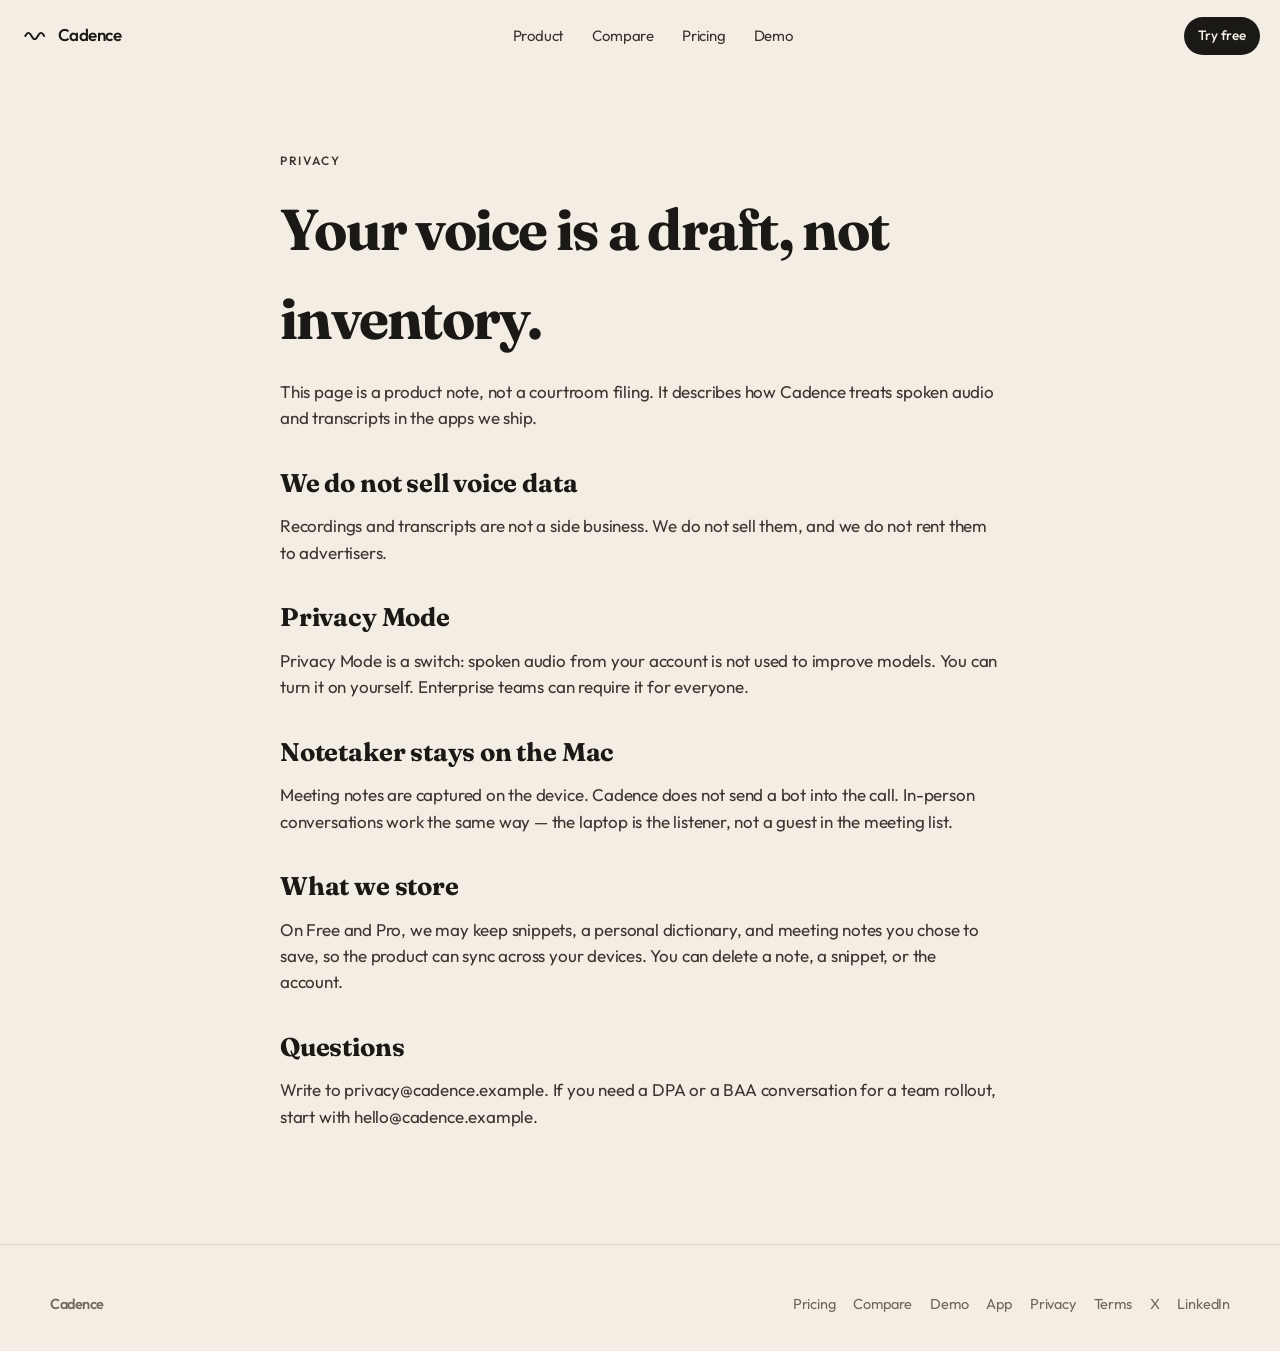
<file: privacy.html>
<!DOCTYPE html>
<html lang="en">
<head>
  <meta charset="utf-8" />
  <meta name="viewport" content="width=device-width, initial-scale=1" />
  <title>Privacy — Cadence</title>
  <meta name="description" content="Cadence is built for private dictation. We do not sell voice data." />
  <link rel="icon" href="favicon.svg" type="image/svg+xml" />
  <link rel="preconnect" href="https://fonts.googleapis.com" />
  <link rel="preconnect" href="https://fonts.gstatic.com" crossorigin />
  <link href="https://fonts.googleapis.com/css2?family=Fraunces:ital,opsz,wght@0,9..144,400;0,9..144,500;1,9..144,400;1,9..144,520&family=Outfit:wght@300;400;500;560;600&display=swap" rel="stylesheet" />
  <link rel="stylesheet" href="styles.css" />
</head>

<body>

<header class="nav" id="nav">
  <div class="nav-inner">
    <a class="brand" href="index.html">
      <svg class="brand-mark" viewBox="0 0 32 32" fill="none" aria-hidden="true"><path d="M6 16c2.4-4.8 4.8-4.8 7.2 0s4.8 4.8 7.2 0 4.8-4.8 7.2 0" stroke="currentColor" stroke-width="2.2" stroke-linecap="round"/></svg>
      Cadence
    </a>
    <nav class="nav-links">
      <a href="index.html#product">Product</a>
      <a href="compare.html">Compare</a>
      <a href="pricing.html">Pricing</a>
      <a href="demo.html">Demo</a>
    </nav>
    <div class="nav-cta">
      <a class="btn btn-ink btn-sm" href="app.html">Try free</a>
      <button class="nav-toggle" type="button" aria-label="Menu"><span></span></button>
    </div>
  </div>
</header>

<main>
  <article class="legal wrap">
    <p class="kicker">Privacy</p>
    <h1>Your voice is a draft, not inventory.</h1>
    <p>This page is a product note, not a courtroom filing. It describes how Cadence treats spoken audio and transcripts in the apps we ship.</p>
    <h2>We do not sell voice data</h2>
    <p>Recordings and transcripts are not a side business. We do not sell them, and we do not rent them to advertisers.</p>
    <h2>Privacy Mode</h2>
    <p>Privacy Mode is a switch: spoken audio from your account is not used to improve models. You can turn it on yourself. Enterprise teams can require it for everyone.</p>
    <h2>Notetaker stays on the Mac</h2>
    <p>Meeting notes are captured on the device. Cadence does not send a bot into the call. In-person conversations work the same way — the laptop is the listener, not a guest in the meeting list.</p>
    <h2>What we store</h2>
    <p>On Free and Pro, we may keep snippets, a personal dictionary, and meeting notes you chose to save, so the product can sync across your devices. You can delete a note, a snippet, or the account.</p>
    <h2>Questions</h2>
    <p>Write to privacy@cadence.example. If you need a DPA or a BAA conversation for a team rollout, start with hello@cadence.example.</p>
  </article>
</main>

<footer class="footer">
  <div class="wrap footer-grid">
    <a class="brand" href="index.html">Cadence</a>
    <nav>
      <a href="pricing.html">Pricing</a>
      <a href="compare.html">Compare</a>
      <a href="demo.html">Demo</a>
      <a href="app.html">App</a>
      <a href="privacy.html">Privacy</a>
      <a href="terms.html">Terms</a>
      <a href="https://x.com" rel="noopener">X</a>
      <a href="https://www.linkedin.com" rel="noopener">LinkedIn</a>
    </nav>
  </div>
</footer>

<script src="site.js"></script>
</body>
</html>
</file>
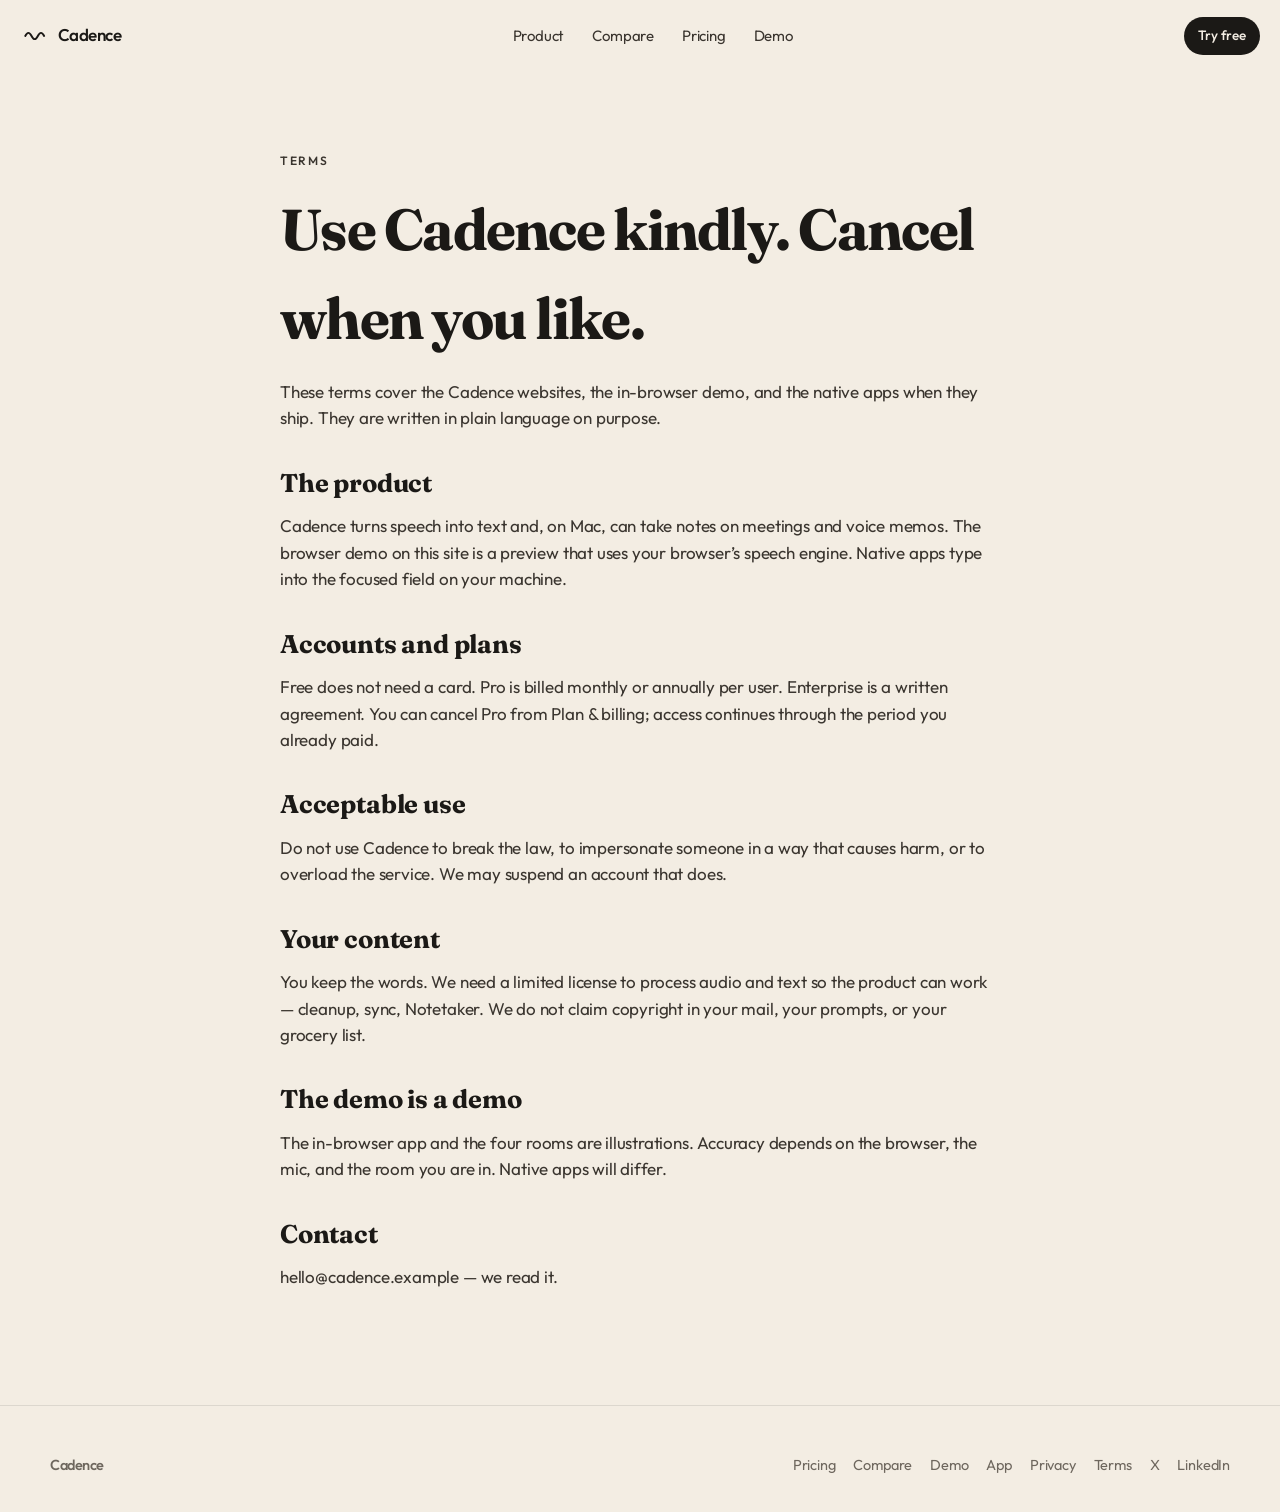
<file: terms.html>
<!DOCTYPE html>
<html lang="en">
<head>
  <meta charset="utf-8" />
  <meta name="viewport" content="width=device-width, initial-scale=1" />
  <title>Terms — Cadence</title>
  <meta name="description" content="Terms of use for the Cadence voice writing apps and this site." />
  <link rel="icon" href="favicon.svg" type="image/svg+xml" />
  <link rel="preconnect" href="https://fonts.googleapis.com" />
  <link rel="preconnect" href="https://fonts.gstatic.com" crossorigin />
  <link href="https://fonts.googleapis.com/css2?family=Fraunces:ital,opsz,wght@0,9..144,400;0,9..144,500;1,9..144,400;1,9..144,520&family=Outfit:wght@300;400;500;560;600&display=swap" rel="stylesheet" />
  <link rel="stylesheet" href="styles.css" />
</head>

<body>

<header class="nav" id="nav">
  <div class="nav-inner">
    <a class="brand" href="index.html">
      <svg class="brand-mark" viewBox="0 0 32 32" fill="none" aria-hidden="true"><path d="M6 16c2.4-4.8 4.8-4.8 7.2 0s4.8 4.8 7.2 0 4.8-4.8 7.2 0" stroke="currentColor" stroke-width="2.2" stroke-linecap="round"/></svg>
      Cadence
    </a>
    <nav class="nav-links">
      <a href="index.html#product">Product</a>
      <a href="compare.html">Compare</a>
      <a href="pricing.html">Pricing</a>
      <a href="demo.html">Demo</a>
    </nav>
    <div class="nav-cta">
      <a class="btn btn-ink btn-sm" href="app.html">Try free</a>
      <button class="nav-toggle" type="button" aria-label="Menu"><span></span></button>
    </div>
  </div>
</header>

<main>
  <article class="legal wrap">
    <p class="kicker">Terms</p>
    <h1>Use Cadence kindly. Cancel when you like.</h1>
    <p>These terms cover the Cadence websites, the in-browser demo, and the native apps when they ship. They are written in plain language on purpose.</p>
    <h2>The product</h2>
    <p>Cadence turns speech into text and, on Mac, can take notes on meetings and voice memos. The browser demo on this site is a preview that uses your browser’s speech engine. Native apps type into the focused field on your machine.</p>
    <h2>Accounts and plans</h2>
    <p>Free does not need a card. Pro is billed monthly or annually per user. Enterprise is a written agreement. You can cancel Pro from Plan &amp; billing; access continues through the period you already paid.</p>
    <h2>Acceptable use</h2>
    <p>Do not use Cadence to break the law, to impersonate someone in a way that causes harm, or to overload the service. We may suspend an account that does.</p>
    <h2>Your content</h2>
    <p>You keep the words. We need a limited license to process audio and text so the product can work — cleanup, sync, Notetaker. We do not claim copyright in your mail, your prompts, or your grocery list.</p>
    <h2>The demo is a demo</h2>
    <p>The in-browser app and the four rooms are illustrations. Accuracy depends on the browser, the mic, and the room you are in. Native apps will differ.</p>
    <h2>Contact</h2>
    <p>hello@cadence.example — we read it.</p>
  </article>
</main>

<footer class="footer">
  <div class="wrap footer-grid">
    <a class="brand" href="index.html">Cadence</a>
    <nav>
      <a href="pricing.html">Pricing</a>
      <a href="compare.html">Compare</a>
      <a href="demo.html">Demo</a>
      <a href="app.html">App</a>
      <a href="privacy.html">Privacy</a>
      <a href="terms.html">Terms</a>
      <a href="https://x.com" rel="noopener">X</a>
      <a href="https://www.linkedin.com" rel="noopener">LinkedIn</a>
    </nav>
  </div>
</footer>

<script src="site.js"></script>
</body>
</html>
</file>
<file: styles.css>
/* Cadence — warm editorial marketing + product chrome */
:root {
  --page: #F3EDE3;
  --page-2: #EBE4D6;
  --ink: #1B1916;
  --ink-soft: #3A352F;
  --muted: #6E675E;
  --faint: #968E84;
  --sand: #E7DFD0;
  --sand-2: #DDD4C3;
  --card: #F8F3EA;
  --line: rgba(27, 25, 22, 0.1);
  --line-strong: rgba(27, 25, 22, 0.16);
  --accent: #1A5C55;
  --accent-ink: #0E3A36;
  --accent-soft: #D4E6E2;
  --live: #1A5C55;
  --shadow: 0 20px 50px rgba(27, 25, 22, 0.08);
  --shadow-sm: 0 8px 24px rgba(27, 25, 22, 0.06);
  --radius: 28px;
  --radius-sm: 16px;
  --font-serif: "Fraunces", "Source Serif 4", Georgia, serif;
  --font-sans: "Outfit", "DM Sans", system-ui, sans-serif;
  --nav-h: 72px;
}

*, *::before, *::after { box-sizing: border-box; margin: 0; padding: 0; }
html { scroll-behavior: smooth; }
html, body { min-height: 100%; }
body {
  background: var(--page);
  color: var(--ink);
  font-family: var(--font-sans);
  font-size: 17px;
  line-height: 1.55;
  letter-spacing: -0.011em;
  -webkit-font-smoothing: antialiased;
  text-rendering: optimizeLegibility;
}
img, svg { display: block; max-width: 100%; }
a { color: inherit; text-decoration: none; }
button, input, textarea, select { font: inherit; color: inherit; }
button { cursor: pointer; border: 0; background: none; }
ul, ol { list-style: none; }

.wrap { width: min(1180px, calc(100% - 48px)); margin-inline: auto; }
.wrap-wide { width: min(1280px, calc(100% - 40px)); margin-inline: auto; }

/* Type */
.display {
  font-family: var(--font-serif);
  font-weight: 450;
  letter-spacing: -0.03em;
  line-height: 0.98;
}
.display em, .italic { font-style: italic; font-weight: 420; }
.kicker {
  font-size: 12px;
  font-weight: 560;
  letter-spacing: 0.14em;
  text-transform: uppercase;
  color: var(--accent);
}
.lede { color: var(--ink-soft); font-size: 1.15rem; max-width: 38rem; }
.muted { color: var(--muted); }
.faint { color: var(--faint); }

/* Promo */
.promo {
  background: var(--ink);
  color: #F3EDE3;
  text-align: center;
  font-size: 13.5px;
  letter-spacing: 0.01em;
  padding: 10px 20px;
}
.promo a { text-decoration: underline; text-underline-offset: 3px; color: #D4E6E2; }

/* Nav */
.nav {
  position: sticky; top: 0; z-index: 40;
  height: var(--nav-h);
  display: flex; align-items: center;
  backdrop-filter: blur(16px);
  background: color-mix(in srgb, var(--page) 82%, transparent);
  border-bottom: 1px solid transparent;
}
.nav.is-scrolled { border-bottom-color: var(--line); }
.nav-inner {
  width: min(1280px, calc(100% - 40px));
  margin: 0 auto;
  display: flex; align-items: center; justify-content: space-between;
  gap: 24px;
}
.brand { display: flex; align-items: center; gap: 10px; font-weight: 560; letter-spacing: -0.03em; }
.brand-mark { width: 28px; height: 28px; }
.nav-links { display: flex; align-items: center; gap: 28px; font-size: 15px; color: var(--ink-soft); }
.nav-links a:hover { color: var(--ink); }
.nav-cta { display: flex; align-items: center; gap: 10px; }
.nav-toggle { display: none; width: 42px; height: 42px; border-radius: 999px; border: 1px solid var(--line-strong); }
.nav-toggle span, .nav-toggle span::before, .nav-toggle span::after {
  display: block; width: 16px; height: 1.5px; background: var(--ink); position: relative; margin: 0 auto;
}
.nav-toggle span::before, .nav-toggle span::after { content: ""; position: absolute; left: 0; }
.nav-toggle span::before { top: -5px; }
.nav-toggle span::after { top: 5px; }

/* Buttons */
.btn {
  display: inline-flex; align-items: center; justify-content: center; gap: 8px;
  height: 48px; padding: 0 22px; border-radius: 999px;
  font-size: 15px; font-weight: 530; letter-spacing: -0.01em;
  transition: transform .2s ease, background .2s ease, color .2s ease, box-shadow .2s ease;
  white-space: nowrap;
}
.btn:hover { transform: translateY(-1px); }
.btn-ink { background: var(--ink); color: var(--page); }
.btn-ink:hover { background: #000; }
.btn-ghost { background: transparent; color: var(--ink); border: 1px solid var(--line-strong); }
.btn-ghost:hover { background: rgba(27,25,22,0.04); }
.btn-accent { background: var(--accent); color: #F6F3EC; }
.btn-lg { height: 54px; padding: 0 26px; font-size: 16px; }
.btn-sm { height: 38px; padding: 0 14px; font-size: 13.5px; }

/* Hero */
.hero { padding: 72px 0 40px; }
.hero-grid {
  display: grid;
  grid-template-columns: 1fr;
  gap: 48px;
}
.hero h1 {
  font-size: clamp(3.4rem, 9vw, 7.4rem);
  max-width: 14ch;
}
.hero h1 .line { display: block; }
.hero-sub {
  margin-top: 28px;
  font-size: clamp(1.1rem, 2vw, 1.28rem);
  color: var(--ink-soft);
  max-width: 36rem;
}
.hero-meta { margin-top: 22px; display: flex; flex-wrap: wrap; gap: 10px 18px; align-items: center; color: var(--muted); font-size: 14.5px; }
.platforms { display: flex; gap: 10px; flex-wrap: wrap; }
.chip {
  display: inline-flex; align-items: center; gap: 6px;
  height: 30px; padding: 0 11px; border-radius: 999px;
  background: var(--sand); color: var(--ink-soft); font-size: 12.5px; font-weight: 500;
}
.hero-actions { margin-top: 32px; display: flex; flex-wrap: wrap; gap: 12px; align-items: center; }
.fine { font-size: 13.5px; color: var(--muted); }

/* Live stage */
.stage {
  margin: 28px auto 20px;
  background: var(--card);
  border: 1px solid var(--line);
  border-radius: 32px;
  box-shadow: var(--shadow);
  overflow: hidden;
}
.stage-bar {
  display: flex; align-items: center; justify-content: space-between;
  padding: 16px 22px; border-bottom: 1px solid var(--line);
  font-size: 13px; color: var(--muted);
}
.live-dot {
  width: 8px; height: 8px; border-radius: 50%; background: var(--accent);
  box-shadow: 0 0 0 0 rgba(26,92,85,0.55);
  animation: pulse 1.6s ease-out infinite;
}
@keyframes pulse {
  0% { box-shadow: 0 0 0 0 rgba(26,92,85,0.45); }
  70% { box-shadow: 0 0 0 10px rgba(26,92,85,0); }
  100% { box-shadow: 0 0 0 0 rgba(26,92,85,0); }
}
.live-tag { display: inline-flex; align-items: center; gap: 8px; font-weight: 560; color: var(--accent); letter-spacing: 0.08em; text-transform: uppercase; font-size: 11px; }
.stage-grid { display: grid; grid-template-columns: 1fr 1fr; min-height: 280px; }
.stage-col { padding: 28px 30px 34px; }
.stage-col + .stage-col { border-left: 1px solid var(--line); background: #FBF7F0; }
.stage-label { font-size: 12px; font-weight: 560; letter-spacing: 0.1em; text-transform: uppercase; color: var(--faint); margin-bottom: 14px; }
.stage-text { font-size: 1.05rem; line-height: 1.65; color: var(--ink-soft); min-height: 8.5em; }
.stage-text.is-raw { color: #7A7268; }
.stage-text.is-clean { color: var(--ink); font-family: var(--font-serif); font-size: 1.2rem; line-height: 1.5; }
.caret { display: inline-block; width: 1px; height: 1em; background: var(--accent); margin-left: 1px; animation: blink 1s step-end infinite; vertical-align: text-bottom; }
@keyframes blink { 50% { opacity: 0; } }
.hl-fill { background: #F3D9C8; color: inherit; border-radius: 3px; }
.hl-corr { background: #DCE8C8; color: inherit; border-radius: 3px; }
.hl-rep { background: #D7E4F0; color: inherit; border-radius: 3px; }

/* Logo wall */
.logos { padding: 56px 0 24px; }
.logos p { text-align: center; color: var(--muted); font-size: 13.5px; margin-bottom: 22px; }
.logo-row {
  display: flex; flex-wrap: wrap; justify-content: center; gap: 12px 28px;
  align-items: center;
}
.wordmark {
  font-weight: 560; letter-spacing: -0.04em; color: var(--ink);
  opacity: 0.42; font-size: 22px; user-select: none;
}
.wordmark:nth-child(2) { font-family: var(--font-serif); font-style: italic; font-weight: 450; letter-spacing: -0.02em; }
.wordmark:nth-child(3) { letter-spacing: 0.18em; text-transform: uppercase; font-size: 13px; font-weight: 620; }
.wordmark:nth-child(4) { font-weight: 300; letter-spacing: 0.02em; }
.wordmark:nth-child(5) { font-family: var(--font-serif); font-weight: 600; }
.wordmark:nth-child(6) { letter-spacing: 0.28em; text-transform: uppercase; font-size: 12px; }
.wordmark:nth-child(7) { font-style: italic; font-weight: 400; }
.wordmark:nth-child(8) { font-weight: 700; letter-spacing: -0.06em; }

/* Sections */
section { padding: 96px 0; }
.section-head { max-width: 20em; margin-bottom: 40px; }
.section-head h2 {
  font-family: var(--font-serif);
  font-size: clamp(2.4rem, 5.6vw, 4.4rem);
  letter-spacing: -0.03em;
  line-height: 1.02;
  font-weight: 450;
}
.section-head p { margin-top: 16px; color: var(--muted); font-size: 1.08rem; max-width: 34rem; }

/* Speed */
.speed { background: var(--page-2); border-radius: 40px; margin: 24px auto; padding: 80px 0; }
.speed-grid { display: grid; grid-template-columns: 1fr 1fr; gap: 20px; }
.speed-card {
  background: var(--card);
  border: 1px solid var(--line);
  border-radius: 24px;
  padding: 28px;
  min-height: 340px;
  display: flex; flex-direction: column;
}
.speed-card header { display: flex; justify-content: space-between; align-items: baseline; margin-bottom: 18px; }
.speed-card h3 { font-size: 15px; font-weight: 560; }
.wpm { font-family: var(--font-serif); font-size: 2.4rem; letter-spacing: -0.04em; }
.wpm small { font-size: 0.95rem; color: var(--muted); font-family: var(--font-sans); margin-left: 6px; }
.speed-stream {
  flex: 1; overflow: hidden; color: var(--ink-soft); font-size: 15.5px; line-height: 1.7;
  mask-image: linear-gradient(to bottom, #000 60%, transparent);
}
.speed-card.is-voice { background: var(--ink); color: var(--page); border-color: transparent; }
.speed-card.is-voice .speed-stream { color: #E8E0D2; }
.speed-card.is-voice .wpm small { color: #B8AFA3; }

/* Cleanup */
.cleanup-card {
  background: var(--card);
  border: 1px solid var(--line);
  border-radius: 28px;
  padding: 8px;
  box-shadow: var(--shadow-sm);
}
.cleanup-inner { display: grid; grid-template-columns: 1.1fr 0.9fr; gap: 0; }
.cleanup-raw, .cleanup-out { padding: 28px 30px; }
.cleanup-out { background: #FBF7F0; border-radius: 22px; }
.chips { display: flex; flex-wrap: wrap; gap: 8px; margin: 18px 0 0; }
.flag {
  display: inline-flex; align-items: center; gap: 6px;
  height: 30px; padding: 0 11px; border-radius: 999px;
  font-size: 12.5px; font-weight: 530; background: var(--sand);
}
.flag.on { background: var(--accent-soft); color: var(--accent-ink); }

/* Pillars */
.pillars { display: grid; grid-template-columns: repeat(3, 1fr); gap: 18px; }
.pillar {
  background: var(--card);
  border: 1px solid var(--line);
  border-radius: 24px;
  padding: 26px 24px 28px;
  min-height: 280px;
}
.pillar h3 {
  font-family: var(--font-serif);
  font-size: 1.7rem;
  font-weight: 450;
  letter-spacing: -0.03em;
  margin: 8px 0 10px;
}
.pillar p { color: var(--muted); font-size: 15.5px; }
.mini-demo {
  margin-top: 20px; padding: 14px 16px; border-radius: 14px;
  background: var(--sand); font-size: 13.5px; line-height: 1.5; color: var(--ink-soft); min-height: 5.6em;
}

/* Personalization */
.tone-panel {
  background: var(--card);
  border: 1px solid var(--line);
  border-radius: 28px;
  padding: 28px;
}
.tone-pills { display: flex; gap: 8px; flex-wrap: wrap; margin: 8px 0 22px; }
.tone-pills button {
  height: 40px; padding: 0 16px; border-radius: 999px;
  border: 1px solid var(--line-strong); color: var(--ink-soft); font-weight: 520;
}
.tone-pills button.is-on { background: var(--ink); color: var(--page); border-color: var(--ink); }
.tone-sample {
  font-family: var(--font-serif);
  font-size: clamp(1.4rem, 3vw, 2rem);
  line-height: 1.35;
  letter-spacing: -0.02em;
  min-height: 3.2em;
}
.cards-3 { display: grid; grid-template-columns: repeat(3, 1fr); gap: 16px; margin-top: 18px; }
.soft-card {
  background: var(--card);
  border: 1px solid var(--line);
  border-radius: 22px;
  padding: 22px;
}
.soft-card h3 { font-size: 1.15rem; margin: 8px 0 8px; letter-spacing: -0.02em; }
.soft-card p { color: var(--muted); font-size: 15px; }
.lang-pills { display: flex; flex-wrap: wrap; gap: 6px; margin-top: 14px; }
.lang-pills span { font-size: 12px; padding: 5px 9px; border-radius: 999px; background: var(--sand); color: var(--ink-soft); }

/* Privacy */
.privacy-band {
  background: var(--ink);
  color: #F3EDE3;
  border-radius: 40px;
  padding: 80px 0;
}
.privacy-band h2 { color: #F3EDE3; }
.privacy-band .section-head p { color: #C9C0B4; }
.privacy-grid { display: grid; grid-template-columns: repeat(3, 1fr); gap: 16px; }
.privacy-grid article {
  background: rgba(243,237,227,0.05);
  border: 1px solid rgba(243,237,227,0.1);
  border-radius: 20px;
  padding: 22px;
}
.privacy-grid h3 { font-size: 1.1rem; margin-bottom: 8px; }
.privacy-grid p { color: #C9C0B4; font-size: 15px; }

/* Quotes */
.quotes { display: grid; grid-template-columns: repeat(2, 1fr); gap: 16px; }
.quote {
  background: var(--card);
  border: 1px solid var(--line);
  border-radius: 24px;
  padding: 28px;
}
.quote blockquote {
  font-family: var(--font-serif);
  font-size: 1.45rem;
  line-height: 1.3;
  letter-spacing: -0.025em;
}
.quote footer { margin-top: 22px; color: var(--muted); font-size: 14px; }
.quote footer strong { display: block; color: var(--ink); font-size: 15px; }

/* FAQ */
.faq-list { max-width: 820px; }
.faq-item { border-bottom: 1px solid var(--line-strong); }
.faq-item button {
  width: 100%; text-align: left;
  display: flex; justify-content: space-between; gap: 24px; align-items: center;
  padding: 22px 4px; font-size: 1.15rem; letter-spacing: -0.02em;
}
.faq-item button span { color: var(--faint); font-size: 22px; line-height: 1; }
.faq-item .ans { display: none; padding: 0 4px 22px; color: var(--muted); max-width: 62ch; }
.faq-item.is-open .ans { display: block; }
.faq-item.is-open button span { transform: rotate(45deg); }

/* CTA band */
.cta-band { text-align: center; padding: 100px 0 80px; }
.cta-band h2 {
  font-family: var(--font-serif);
  font-size: clamp(2.6rem, 6vw, 5rem);
  letter-spacing: -0.035em;
  line-height: 1;
  margin: 12px 0 18px;
}
.cta-actions { display: flex; justify-content: center; gap: 12px; flex-wrap: wrap; margin-top: 28px; }

/* Footer */
.footer { border-top: 1px solid var(--line); padding: 48px 0 36px; color: var(--muted); font-size: 14.5px; }
.footer-grid { display: flex; justify-content: space-between; gap: 32px; flex-wrap: wrap; }
.footer nav { display: flex; gap: 18px; flex-wrap: wrap; }
.footer a:hover { color: var(--ink); }

/* Pricing */
.price-hero { padding: 72px 0 20px; text-align: center; }
.price-hero h1 {
  font-family: var(--font-serif);
  font-size: clamp(3rem, 7vw, 5.6rem);
  letter-spacing: -0.035em; line-height: 0.98;
}
.bill-toggle {
  display: inline-flex; padding: 4px; background: var(--sand); border-radius: 999px; margin: 28px 0 8px;
}
.bill-toggle button { height: 40px; padding: 0 16px; border-radius: 999px; color: var(--muted); font-weight: 530; }
.bill-toggle button.is-on { background: var(--ink); color: var(--page); }
.save-note { color: var(--accent); font-size: 13.5px; font-weight: 530; }
.price-grid { display: grid; grid-template-columns: repeat(3, 1fr); gap: 16px; margin-top: 36px; }
.price-card {
  background: var(--card);
  border: 1px solid var(--line);
  border-radius: 26px;
  padding: 28px 26px 26px;
  display: flex; flex-direction: column;
  min-height: 540px;
}
.price-card.is-featured { background: var(--ink); color: var(--page); border-color: transparent; }
.price-card.is-featured p, .price-card.is-featured li { color: #C9C0B4; }
.price-card .who { font-size: 13.5px; color: var(--muted); margin-bottom: 18px; }
.price-card.is-featured .who { color: #B8AFA3; }
.price-card .amt {
  font-family: var(--font-serif);
  font-size: 3.2rem; letter-spacing: -0.04em; line-height: 1;
}
.price-card .amt small { font-size: 1rem; font-family: var(--font-sans); color: var(--muted); }
.price-card ul { margin: 22px 0 28px; display: grid; gap: 10px; font-size: 15px; color: var(--ink-soft); }
.price-card li { padding-left: 18px; position: relative; }
.price-card li::before { content: ""; position: absolute; left: 0; top: 0.55em; width: 7px; height: 7px; border-radius: 50%; background: var(--accent); }
.price-card .btn { margin-top: auto; width: 100%; }
.price-card.is-featured .btn-ink { background: var(--page); color: var(--ink); }

.compare-table { width: 100%; border-collapse: collapse; margin-top: 20px; font-size: 14.5px; }
.compare-table th, .compare-table td { padding: 14px 12px; text-align: left; border-bottom: 1px solid var(--line); vertical-align: top; }
.compare-table th { font-weight: 530; color: var(--muted); }
.compare-table td:first-child { color: var(--ink-soft); width: 36%; }
.yes { color: var(--accent-ink); font-weight: 560; }
.no { color: var(--faint); }

.roi {
  background: var(--card);
  border: 1px solid var(--line);
  border-radius: 28px;
  padding: 32px;
  display: grid;
  grid-template-columns: 1fr 1fr;
  gap: 28px;
  align-items: center;
}
.roi label { display: block; font-size: 13.5px; color: var(--muted); margin-bottom: 8px; }
.roi input[type="range"] { width: 100%; accent-color: var(--accent); }
.roi-stat { font-family: var(--font-serif); font-size: 2.6rem; letter-spacing: -0.04em; }
.roi-stat small { display: block; font-family: var(--font-sans); font-size: 14px; color: var(--muted); margin-top: 4px; }

/* Legal */
.legal { padding: 80px 0 100px; max-width: 720px; }
.legal h1 { font-family: var(--font-serif); font-size: clamp(2.4rem, 5vw, 3.6rem); letter-spacing: -0.03em; margin-bottom: 16px; }
.legal h2 { font-family: var(--font-serif); font-size: 1.6rem; margin: 32px 0 10px; }
.legal p { color: var(--ink-soft); margin-bottom: 14px; }

/* Compare page */
.diff { display: grid; grid-template-columns: 1fr 1fr; gap: 16px; }
.diff article { background: var(--card); border: 1px solid var(--line); border-radius: 22px; padding: 24px; }
.diff h3 { font-family: var(--font-serif); font-size: 1.6rem; margin-bottom: 10px; }

/* Demo rooms */
.rooms-nav { display: flex; gap: 8px; flex-wrap: wrap; margin: 20px 0 24px; }
.rooms-nav button {
  height: 40px; padding: 0 14px; border-radius: 999px; border: 1px solid var(--line-strong);
  color: var(--ink-soft); font-size: 14px;
}
.rooms-nav button.is-on { background: var(--ink); color: var(--page); border-color: var(--ink); }
.room-stage { display: none; }
.room-stage.is-on { display: block; }
.hold-hint { margin-top: 16px; color: var(--muted); font-size: 14px; }

/* App chrome (darker product) */
body.app-body {
  background: #161412;
  color: #F3EDE3;
  --page: #161412;
  --card: #211E1B;
  --sand: #2A2622;
  --ink: #F3EDE3;
  --ink-soft: #D5CDC2;
  --muted: #A3988C;
  --line: rgba(243,237,227,0.08);
  --line-strong: rgba(243,237,227,0.14);
}
body.app-body .nav { background: rgba(22,20,18,0.8); }
body.app-body .btn-ink { background: #F3EDE3; color: #161412; }
body.app-body .btn-ghost { color: #F3EDE3; }
.app-shell { width: min(1180px, calc(100% - 32px)); margin: 28px auto 60px; }
.app-head { display: flex; justify-content: space-between; align-items: end; gap: 20px; margin-bottom: 22px; }
.app-head h1 { font-family: var(--font-serif); font-size: clamp(2.2rem, 4vw, 3.2rem); letter-spacing: -0.03em; }
.app-grid { display: grid; grid-template-columns: 1fr 1fr; gap: 16px; }
.pane {
  background: #211E1B;
  border: 1px solid rgba(243,237,227,0.08);
  border-radius: 22px;
  padding: 20px;
  min-height: 280px;
}
.pane h2 { font-size: 12px; letter-spacing: 0.12em; text-transform: uppercase; color: #A3988C; margin-bottom: 12px; }
.pane pre, .pane .out {
  white-space: pre-wrap; word-break: break-word;
  font-family: var(--font-sans); font-size: 16px; line-height: 1.6; color: #E8E0D4; min-height: 8em;
}
.composer {
  width: 100%; min-height: 140px; resize: vertical;
  background: #1A1816; border: 1px solid rgba(243,237,227,0.1);
  border-radius: 16px; padding: 16px; color: #F3EDE3; outline: none;
}
.mic-wrap { display: flex; flex-direction: column; align-items: center; gap: 14px; padding: 28px 0 8px; }
.mic {
  width: 92px; height: 92px; border-radius: 50%;
  background: #F3EDE3; color: #161412;
  display: grid; place-items: center;
  box-shadow: 0 10px 30px rgba(0,0,0,0.28);
  transition: transform .15s ease, background .15s ease, box-shadow .15s ease;
}
.mic svg { width: 34px; height: 34px; }
.mic.is-hot {
  background: var(--accent); color: #F3EDE3;
  transform: scale(1.04);
  box-shadow: 0 0 0 10px rgba(26,92,85,0.22), 0 10px 30px rgba(0,0,0,0.3);
}
.app-toolbar { display: flex; flex-wrap: wrap; gap: 10px; align-items: center; justify-content: space-between; margin: 16px 0; }
.banner {
  border-radius: 16px; padding: 14px 16px; margin-bottom: 16px;
  background: #2A221C; border: 1px solid rgba(243,180,140,0.2); color: #E8D5C4; font-size: 14.5px;
}
.banner.ok { background: #1C2A26; border-color: rgba(26,92,85,0.35); color: #D4E6E2; }
.stats { font-size: 13.5px; color: #A3988C; }

/* Download */
.dl-grid { display: grid; grid-template-columns: repeat(4, 1fr); gap: 14px; }
.dl-card {
  background: var(--card); border: 1px solid var(--line); border-radius: 20px; padding: 22px;
}
.dl-card h3 { margin: 8px 0; letter-spacing: -0.02em; }
.dl-card p { color: var(--muted); font-size: 14.5px; margin-bottom: 16px; }

/* Motion */
.reveal { opacity: 0; transform: translateY(16px); animation: rise .7s ease forwards; }
.reveal-2 { animation-delay: .12s; }
.reveal-3 { animation-delay: .22s; }
@keyframes rise { to { opacity: 1; transform: none; } }

@media (max-width: 920px) {
  .stage-grid, .speed-grid, .cleanup-inner, .pillars, .cards-3, .privacy-grid, .quotes, .price-grid, .app-grid, .diff, .roi, .dl-grid {
    grid-template-columns: 1fr;
  }
  .stage-col + .stage-col { border-left: 0; border-top: 1px solid var(--line); }
  .nav-links { display: none; }
  .nav-toggle { display: grid; place-items: center; }
  .nav.is-open .nav-links {
    display: flex; flex-direction: column; align-items: flex-start;
    position: absolute; left: 0; right: 0; top: var(--nav-h);
    background: var(--page); padding: 18px 24px 24px; border-bottom: 1px solid var(--line);
    gap: 16px;
  }
  .hero { padding-top: 40px; }
  section { padding: 72px 0; }
  .price-card { min-height: 0; }
}
@media (max-width: 640px) {
  .wrap, .wrap-wide, .nav-inner { width: calc(100% - 28px); }
  .hero h1 { font-size: 3.1rem; }
  .nav-cta .btn-ghost { display: none; }
}


/* Plan chip (app toolbar) */
.toolbar-end { display: flex; gap: 8px; flex-wrap: wrap; align-items: center; }
.plan-chip {
  display: inline-flex; align-items: center;
  height: 38px; padding: 0 14px; border-radius: 999px;
  background: #2A2622;
  border: 1px solid rgba(243,237,227,0.12);
  color: #D5CDC2;
  font-size: 13px; font-weight: 520; letter-spacing: -0.01em;
  white-space: nowrap;
}
.plan-chip.is-pro {
  background: #1C2A26;
  border-color: rgba(26,92,85,0.4);
  color: #D4E6E2;
}

/* Paywall — cream editorial card, even on the dark app */
.paywall {
  border: 1px solid rgba(27, 25, 22, 0.1);
  border-radius: 28px;
  background: #F8F3EA;
  color: #1B1916;
  padding: 32px 32px 28px;
  width: min(460px, calc(100% - 32px));
  box-shadow: 0 24px 60px rgba(27, 25, 22, 0.2);
  position: relative;
}
.paywall::backdrop {
  background: rgba(22, 20, 18, 0.62);
  backdrop-filter: blur(8px);
}
.paywall .kicker { color: #1A5C55; }
.paywall h2 {
  font-family: var(--font-serif);
  font-size: 1.85rem;
  letter-spacing: -0.03em;
  font-weight: 450;
  line-height: 1.15;
  margin: 8px 0 12px;
  color: #1B1916;
}
.paywall-body { color: #3A352F; font-size: 15.5px; line-height: 1.55; }
.paywall-remain {
  margin-top: 14px;
  display: inline-flex;
  height: 32px; padding: 0 12px; align-items: center;
  border-radius: 999px;
  background: #E7DFD0;
  color: #3A352F;
  font-size: 13px; font-weight: 530;
}
.paywall-actions {
  display: flex; flex-wrap: wrap; gap: 10px;
  margin-top: 22px;
}
.paywall-actions .btn { flex: 1 1 180px; }
.paywall .btn-ink,
body.app-body .paywall .btn-ink {
  background: #1B1916;
  color: #F3EDE3;
}
.paywall .btn-ghost,
body.app-body .paywall .btn-ghost {
  background: transparent;
  color: #1B1916;
  border: 1px solid rgba(27, 25, 22, 0.16);
}
.paywall .fine { color: #6E675E; }
.paywall-close {
  position: absolute; top: 14px; right: 16px;
  width: 36px; height: 36px; border-radius: 999px;
  color: #6E675E; font-size: 22px; line-height: 1;
}
.paywall-close:hover { background: rgba(27, 25, 22, 0.06); color: #1B1916; }

/* Checkout */
.checkout-hero .lede { margin-inline: auto; text-align: center; }
.checkout-grid {
  display: grid;
  grid-template-columns: 1fr 1fr;
  gap: 16px;
  max-width: 780px;
  margin: 28px auto 0;
}
.checkout-card { min-height: 0; }
.checkout-note {
  max-width: 780px;
  margin: 0 auto 18px;
  border-radius: 16px;
  padding: 14px 16px;
  background: #E7DFD0;
  border: 1px solid rgba(27, 25, 22, 0.08);
  color: #3A352F;
  font-size: 15px;
  text-align: center;
}
.checkout-note.ok {
  background: #D4E6E2;
  border-color: rgba(26, 92, 85, 0.22);
  color: #0E3A36;
}
.checkout-fine {
  max-width: 42rem;
  margin: 22px auto 0;
  text-align: center;
}
.checkout-fine code {
  font-size: 12.5px;
  background: var(--sand);
  padding: 1px 6px;
  border-radius: 6px;
}

@media (max-width: 920px) {
  .checkout-grid { grid-template-columns: 1fr; }
}

/* 10-second sell */
body.sell .promo { display: none; }
body.sell .nav-links,
body.sell .nav-toggle { display: none; }

body.sell .sell-hero {
  min-height: calc(100svh - var(--nav-h));
  display: flex;
  flex-direction: column;
  justify-content: center;
  align-items: center;
  gap: 22px;
  padding: 28px 0 36px;
  text-align: center;
}
body.sell .sell-pitch { width: min(920px, calc(100% - 40px)); }
body.sell .sell-hero h1 {
  font-size: clamp(3.8rem, 11vw, 7.6rem);
  max-width: none;
  letter-spacing: -0.045em;
  line-height: 0.92;
}
body.sell .sell-hero .hero-actions { margin-top: 22px; justify-content: center; }
body.sell .sell-fine {
  margin-top: 12px;
  font-size: 13.5px;
  color: var(--muted);
  letter-spacing: 0.01em;
}

body.sell .sell-stage-wrap {
  width: min(1180px, calc(100% - 32px));
  flex: 0 0 auto;
  display: flex;
  min-height: 0;
}
body.sell .sell-stage {
  margin: 4px auto 0;
  width: 100%;
  display: flex;
  flex-direction: column;
  height: 360px;
  max-height: 380px;
  border-radius: 36px;
  box-shadow: 0 28px 70px rgba(27, 25, 22, 0.1);
}
body.sell .sell-stage .stage-bar { display: none; }
body.sell .sell-stage .stage-grid {
  flex: 1;
  min-height: 0;
  grid-template-columns: 1fr 1fr;
}
body.sell .sell-stage .stage-col {
  padding: 28px 32px 36px;
  display: flex;
  flex-direction: column;
}
body.sell .sell-stage .stage-label { font-size: 11px; letter-spacing: 0.16em; }
body.sell .sell-stage .stage-text {
  flex: 1;
  font-size: clamp(1.05rem, 1.7vw, 1.35rem);
  min-height: 0;
  line-height: 1.55;
}
body.sell .sell-stage .stage-text.is-clean {
  font-size: clamp(1.2rem, 2vw, 1.55rem);
  line-height: 1.45;
}
body.sell .sell-platforms { justify-content: center; gap: 8px; padding-bottom: 4px; }
body.sell .sell-platforms .chip {
  height: 28px; padding: 0 10px; font-size: 12px;
  background: transparent; border: 1px solid var(--line-strong);
}

body.sell .sell-steps { padding: 56px 0 28px; }
body.sell .sell-tiles {
  display: grid;
  grid-template-columns: repeat(3, 1fr);
  gap: 14px;
}
body.sell .sell-tile {
  background: var(--card);
  border: 1px solid var(--line);
  border-radius: 24px;
  min-height: 160px;
  display: flex;
  flex-direction: column;
  align-items: center;
  justify-content: center;
  gap: 14px;
}
body.sell .sell-tile h2 {
  font-family: var(--font-serif);
  font-size: 1.8rem;
  font-weight: 450;
  letter-spacing: -0.03em;
}
body.sell .sell-ico { width: 44px; height: 44px; color: var(--accent); }
body.sell .sell-ico svg { width: 44px; height: 44px; }
body.sell .sell-price { text-align: center; padding: 48px 0 80px; }
body.sell .sell-dollar {
  font-family: var(--font-serif);
  font-size: clamp(6.4rem, 18vw, 12rem);
  letter-spacing: -0.06em;
  line-height: 0.85;
  margin-bottom: 22px;
}
body.sell .sell-or { margin-top: 16px; font-size: 15px; color: var(--muted); }
body.sell .sell-or a { text-decoration: underline; text-underline-offset: 3px; }
body.sell .sell-footer { padding: 28px 0 36px; text-align: center; }
body.sell .sell-footer nav { justify-content: center; gap: 28px; }

@media (max-width: 920px) {
  body.sell .sell-hero { min-height: auto; padding-top: 20px; gap: 18px; }
  body.sell .sell-stage { min-height: 0; }
  body.sell .sell-stage .stage-grid { grid-template-columns: 1fr; min-height: 0; }
  body.sell .sell-stage .stage-col + .stage-col { border-left: 0; border-top: 1px solid var(--line); }
  body.sell .sell-stage .stage-text { min-height: 7.5em; }
  body.sell .sell-tiles { grid-template-columns: 1fr; }
  body.sell .sell-tile { min-height: 110px; flex-direction: row; justify-content: flex-start; padding: 0 22px; }
}
@media (max-width: 640px) {
  body.sell .sell-hero h1 { font-size: 3.2rem; }
  body.sell .sell-dollar { font-size: 5.4rem; }
}

.price-hero { padding: 28px 0 0; }
.price-hero + section { padding-top: 12px; padding-bottom: 64px; }
.price-card .fine { margin-top: 8px; }

/* Homepage hold-to-talk + Windows chrome */
.btn.is-hot,
#hold-talk.is-hot,
#nav-talk.is-hot {
  background: var(--accent);
  color: #F3EDE3;
  box-shadow: 0 0 0 6px rgba(26, 92, 85, 0.18);
}
#hold-talk, #nav-talk {
  user-select: none;
  -webkit-user-select: none;
  touch-action: none;
}
.talk-status {
  margin-top: 10px;
  font-size: 13.5px;
  color: var(--accent-ink);
}

body.sell .sell-stage-wrap {
  flex-direction: column;
  align-items: center;
  width: min(720px, calc(100% - 32px));
}

.win11 {
  width: 100%;
  background: #F3F3F3;
  border: 1px solid rgba(0, 0, 0, 0.08);
  border-radius: 12px;
  box-shadow: 0 28px 70px rgba(27, 25, 22, 0.16), 0 2px 0 rgba(255,255,255,0.6) inset;
  overflow: hidden;
  text-align: left;
  color: #1B1A19;
}
.win11-title {
  display: flex;
  align-items: center;
  gap: 12px;
  height: 40px;
  padding: 0 12px 0 14px;
  background: linear-gradient(180deg, #FBFBFB 0%, #F0F0F0 100%);
  border-bottom: 1px solid rgba(0, 0, 0, 0.06);
}
.win11-dots {
  display: flex;
  gap: 6px;
  flex: 0 0 auto;
}
.win11-dots span {
  width: 10px;
  height: 10px;
  border-radius: 50%;
  background: #C8C8C8;
}
.win11-dots span:nth-child(1) { background: #E36B5B; }
.win11-dots span:nth-child(2) { background: #E6C15A; }
.win11-dots span:nth-child(3) { background: #5CB88A; }
.win11-name {
  flex: 1;
  font-size: 13px;
  font-weight: 530;
  color: #3B3A38;
  letter-spacing: -0.01em;
  white-space: nowrap;
  overflow: hidden;
  text-overflow: ellipsis;
}
.win11-caps {
  display: flex;
  align-items: center;
  gap: 14px;
  color: #5A5956;
}
.win11-min, .win11-max, .win11-x {
  display: block;
  width: 10px;
  height: 10px;
  position: relative;
}
.win11-min::after {
  content: "";
  position: absolute;
  left: 0; right: 0; top: 5px;
  height: 1.5px;
  background: #5A5956;
}
.win11-max {
  border: 1.5px solid #5A5956;
  border-radius: 1px;
  width: 9px;
  height: 9px;
}
.win11-x::before, .win11-x::after {
  content: "";
  position: absolute;
  left: 0; top: 4px;
  width: 12px; height: 1.5px;
  background: #5A5956;
}
.win11-x::before { transform: rotate(45deg); }
.win11-x::after { transform: rotate(-45deg); }

.win11-thread {
  background: #FFFFFF;
  min-height: 168px;
  padding: 22px 22px 10px;
}
.win11-msg {
  display: flex;
  gap: 12px;
  align-items: flex-start;
}
.win11-avatar {
  width: 36px;
  height: 36px;
  border-radius: 8px;
  background: #1A5C55;
  color: #F3EDE3;
  display: grid;
  place-items: center;
  font-size: 14px;
  font-weight: 600;
  flex: 0 0 auto;
}
.win11-who {
  font-size: 14px;
  font-weight: 600;
  letter-spacing: -0.015em;
  margin-bottom: 4px;
}
.win11-who time {
  font-weight: 400;
  color: #8A857C;
  font-size: 12px;
  margin-left: 6px;
}
.win11-msg p {
  font-size: 15px;
  line-height: 1.45;
  color: #3A352F;
}

.win11-compose {
  padding: 8px 14px 14px;
  background: #FFFFFF;
}
.win11-typed {
  min-height: 52px;
  border: 1px solid #E2DED6;
  border-radius: 8px;
  padding: 12px 14px;
  font-size: 15px;
  line-height: 1.45;
  color: #1B1916;
  background: #FBFBFB;
}
.win11-typed:empty::before {
  content: attr(data-placeholder);
  color: #9A948A;
}

.cadence-pill {
  margin-top: -18px;
  position: relative;
  z-index: 2;
  display: inline-flex;
  align-items: center;
  gap: 10px;
  height: 44px;
  padding: 0 18px 0 14px;
  border-radius: 999px;
  background: #161412;
  color: #F3EDE3;
  font-size: 13px;
  font-weight: 520;
  letter-spacing: -0.01em;
  box-shadow: 0 12px 28px rgba(22, 20, 18, 0.28);
}
.cadence-wave {
  display: inline-flex;
  align-items: center;
  gap: 2px;
  height: 16px;
}
.cadence-wave i {
  display: block;
  width: 2px;
  height: 6px;
  border-radius: 2px;
  background: #F3EDE3;
  animation: wave 1s ease-in-out infinite;
}
.cadence-wave i:nth-child(1) { animation-delay: 0s; height: 5px; }
.cadence-wave i:nth-child(2) { animation-delay: .12s; height: 11px; }
.cadence-wave i:nth-child(3) { animation-delay: .24s; height: 16px; }
.cadence-wave i:nth-child(4) { animation-delay: .12s; height: 10px; }
.cadence-wave i:nth-child(5) { animation-delay: 0s; height: 6px; }
@keyframes wave {
  0%, 100% { transform: scaleY(0.55); opacity: 0.7; }
  50% { transform: scaleY(1); opacity: 1; }
}

.hero-spoken {
  margin-top: 14px;
  max-width: 42rem;
  font-size: 12.5px;
  line-height: 1.4;
  color: var(--faint);
  min-height: 1.2em;
  white-space: nowrap;
  overflow: hidden;
  text-overflow: ellipsis;
}
.hero-spoken:empty { visibility: hidden; }

.sell-line {
  margin-top: 8px;
  font-size: 14.5px;
  color: var(--muted);
  letter-spacing: -0.01em;
}

.sell-proof {
  padding: 36px 0 20px;
  text-align: center;
}
.sell-proof h2 {
  font-family: var(--font-serif);
  font-size: clamp(2.4rem, 6vw, 4.2rem);
  font-weight: 450;
  letter-spacing: -0.035em;
  margin-bottom: 28px;
}
.proof-grid {
  display: grid;
  grid-template-columns: repeat(3, 1fr);
  gap: 16px;
}
.proof-grid figure { margin: 0; }
.proof-grid img {
  width: 100%;
  aspect-ratio: 16 / 10;
  object-fit: cover;
  border-radius: 20px;
  box-shadow: 0 16px 40px rgba(27, 25, 22, 0.1);
  background: var(--sand);
}
.proof-grid figcaption {
  margin-top: 10px;
  font-size: 13px;
  color: var(--muted);
  letter-spacing: -0.01em;
}

@media (max-width: 920px) {
  .proof-grid { grid-template-columns: 1fr; }
  .win11-thread { min-height: 140px; }
}

.proof-shot {
  position: relative;
  aspect-ratio: 16 / 10;
  border-radius: 20px;
  overflow: hidden;
  background: #E7DFD0;
  box-shadow: 0 16px 40px rgba(27, 25, 22, 0.1);
}
.proof-shot img {
  position: absolute;
  inset: 0;
  width: 100%;
  height: 100%;
  object-fit: cover;
  z-index: 1;
  border-radius: 0;
  box-shadow: none;
}
.proof-shot.is-fallback img,
.proof-grid img[hidden] { display: none; }
.proof-fake {
  position: absolute;
  inset: 0;
  background: #F6F3EC;
  display: flex;
  flex-direction: column;
  text-align: left;
}
.pf-bar {
  display: flex;
  align-items: center;
  gap: 6px;
  height: 28px;
  padding: 0 10px;
  background: #F0EEE8;
  font-size: 11px;
  color: #5A5956;
}
.pf-bar.pf-blue { background: #2B579A; color: #fff; }
.pf-bar i {
  width: 8px; height: 8px; border-radius: 50%; background: #C8C8C8;
}
.pf-bar i:nth-child(1) { background: #E36B5B; }
.pf-bar i:nth-child(2) { background: #E6C15A; }
.pf-bar i:nth-child(3) { background: #5CB88A; }
.pf-bar span { margin-left: 6px; }
.pf-body, .pf-page, .pf-mail { padding: 12px 14px; font-size: 12px; color: #3A352F; }
.pf-body b { display: block; font-size: 12px; margin-bottom: 4px; }
.pf-type {
  margin-top: 10px;
  border: 1px solid #E2DED6;
  border-radius: 6px;
  padding: 8px;
  background: #fff;
}
.pf-page h3 {
  font-family: var(--font-serif);
  font-size: 18px;
  font-weight: 450;
  margin-bottom: 8px;
}
.pf-mail em { color: #968E84; font-style: normal; margin-right: 8px; }
.win11-typed { white-space: pre-wrap; word-break: break-word; }
</file>
<file: home.css>
/* Homepage hold-to-talk + Windows chrome */
.btn.is-hot,
#hold-talk.is-hot,
#nav-talk.is-hot {
  background: var(--accent);
  color: #F3EDE3;
  box-shadow: 0 0 0 6px rgba(26, 92, 85, 0.18);
}
#hold-talk, #nav-talk {
  user-select: none;
  -webkit-user-select: none;
  touch-action: none;
}
.talk-status {
  margin-top: 10px;
  font-size: 13.5px;
  color: var(--accent-ink);
}

body.sell .sell-stage-wrap {
  flex-direction: column;
  align-items: center;
  width: min(720px, calc(100% - 32px));
}

.win11 {
  width: 100%;
  background: #F3F3F3;
  border: 1px solid rgba(0, 0, 0, 0.08);
  border-radius: 12px;
  box-shadow: 0 28px 70px rgba(27, 25, 22, 0.16), 0 2px 0 rgba(255,255,255,0.6) inset;
  overflow: hidden;
  text-align: left;
  color: #1B1A19;
}
.win11-title {
  display: flex;
  align-items: center;
  gap: 12px;
  height: 40px;
  padding: 0 12px 0 14px;
  background: linear-gradient(180deg, #FBFBFB 0%, #F0F0F0 100%);
  border-bottom: 1px solid rgba(0, 0, 0, 0.06);
}
.win11-dots {
  display: flex;
  gap: 6px;
  flex: 0 0 auto;
}
.win11-dots span {
  width: 10px;
  height: 10px;
  border-radius: 50%;
  background: #C8C8C8;
}
.win11-dots span:nth-child(1) { background: #E36B5B; }
.win11-dots span:nth-child(2) { background: #E6C15A; }
.win11-dots span:nth-child(3) { background: #5CB88A; }
.win11-name {
  flex: 1;
  font-size: 13px;
  font-weight: 530;
  color: #3B3A38;
  letter-spacing: -0.01em;
  white-space: nowrap;
  overflow: hidden;
  text-overflow: ellipsis;
}
.win11-caps {
  display: flex;
  align-items: center;
  gap: 14px;
  color: #5A5956;
}
.win11-min, .win11-max, .win11-x {
  display: block;
  width: 10px;
  height: 10px;
  position: relative;
}
.win11-min::after {
  content: "";
  position: absolute;
  left: 0; right: 0; top: 5px;
  height: 1.5px;
  background: #5A5956;
}
.win11-max {
  border: 1.5px solid #5A5956;
  border-radius: 1px;
  width: 9px;
  height: 9px;
}
.win11-x::before, .win11-x::after {
  content: "";
  position: absolute;
  left: 0; top: 4px;
  width: 12px; height: 1.5px;
  background: #5A5956;
}
.win11-x::before { transform: rotate(45deg); }
.win11-x::after { transform: rotate(-45deg); }

.win11-thread {
  background: #FFFFFF;
  min-height: 168px;
  padding: 22px 22px 10px;
}
.win11-msg {
  display: flex;
  gap: 12px;
  align-items: flex-start;
}
.win11-avatar {
  width: 36px;
  height: 36px;
  border-radius: 8px;
  background: #1A5C55;
  color: #F3EDE3;
  display: grid;
  place-items: center;
  font-size: 14px;
  font-weight: 600;
  flex: 0 0 auto;
}
.win11-who {
  font-size: 14px;
  font-weight: 600;
  letter-spacing: -0.015em;
  margin-bottom: 4px;
}
.win11-who time {
  font-weight: 400;
  color: #8A857C;
  font-size: 12px;
  margin-left: 6px;
}
.win11-msg p {
  font-size: 15px;
  line-height: 1.45;
  color: #3A352F;
}

.win11-compose {
  padding: 8px 14px 14px;
  background: #FFFFFF;
}
.win11-typed {
  min-height: 52px;
  border: 1px solid #E2DED6;
  border-radius: 8px;
  padding: 12px 14px;
  font-size: 15px;
  line-height: 1.45;
  color: #1B1916;
  background: #FBFBFB;
}
.win11-typed:empty::before {
  content: attr(data-placeholder);
  color: #9A948A;
}

.cadence-pill {
  margin-top: -18px;
  position: relative;
  z-index: 2;
  display: inline-flex;
  align-items: center;
  gap: 10px;
  height: 44px;
  padding: 0 18px 0 14px;
  border-radius: 999px;
  background: #161412;
  color: #F3EDE3;
  font-size: 13px;
  font-weight: 520;
  letter-spacing: -0.01em;
  box-shadow: 0 12px 28px rgba(22, 20, 18, 0.28);
}
.cadence-wave {
  display: inline-flex;
  align-items: center;
  gap: 2px;
  height: 16px;
}
.cadence-wave i {
  display: block;
  width: 2px;
  height: 6px;
  border-radius: 2px;
  background: #F3EDE3;
  animation: wave 1s ease-in-out infinite;
}
.cadence-wave i:nth-child(1) { animation-delay: 0s; height: 5px; }
.cadence-wave i:nth-child(2) { animation-delay: .12s; height: 11px; }
.cadence-wave i:nth-child(3) { animation-delay: .24s; height: 16px; }
.cadence-wave i:nth-child(4) { animation-delay: .12s; height: 10px; }
.cadence-wave i:nth-child(5) { animation-delay: 0s; height: 6px; }
@keyframes wave {
  0%, 100% { transform: scaleY(0.55); opacity: 0.7; }
  50% { transform: scaleY(1); opacity: 1; }
}

.hero-spoken {
  margin-top: 14px;
  max-width: 42rem;
  font-size: 12.5px;
  line-height: 1.4;
  color: var(--faint);
  min-height: 1.2em;
  white-space: nowrap;
  overflow: hidden;
  text-overflow: ellipsis;
}
.hero-spoken:empty { visibility: hidden; }

.sell-line {
  margin-top: 8px;
  font-size: 14.5px;
  color: var(--muted);
  letter-spacing: -0.01em;
}

.sell-proof {
  padding: 36px 0 20px;
  text-align: center;
}
.sell-proof h2 {
  font-family: var(--font-serif);
  font-size: clamp(2.4rem, 6vw, 4.2rem);
  font-weight: 450;
  letter-spacing: -0.035em;
  margin-bottom: 28px;
}
.proof-grid {
  display: grid;
  grid-template-columns: repeat(3, 1fr);
  gap: 16px;
}
.proof-grid figure { margin: 0; }
.proof-grid img {
  width: 100%;
  aspect-ratio: 16 / 10;
  object-fit: cover;
  border-radius: 20px;
  box-shadow: 0 16px 40px rgba(27, 25, 22, 0.1);
  background: var(--sand);
}
.proof-grid figcaption {
  margin-top: 10px;
  font-size: 13px;
  color: var(--muted);
  letter-spacing: -0.01em;
}

@media (max-width: 920px) {
  .proof-grid { grid-template-columns: 1fr; }
  .win11-thread { min-height: 140px; }
}

.proof-shot {
  position: relative;
  aspect-ratio: 16 / 10;
  border-radius: 20px;
  overflow: hidden;
  background: #E7DFD0;
  box-shadow: 0 16px 40px rgba(27, 25, 22, 0.1);
}
.proof-shot img {
  position: absolute;
  inset: 0;
  width: 100%;
  height: 100%;
  object-fit: cover;
  z-index: 1;
  border-radius: 0;
  box-shadow: none;
}
.proof-shot.is-fallback img,
.proof-grid img[hidden] { display: none; }
.proof-fake {
  position: absolute;
  inset: 0;
  background: #F6F3EC;
  display: flex;
  flex-direction: column;
  text-align: left;
}
.pf-bar {
  display: flex;
  align-items: center;
  gap: 6px;
  height: 28px;
  padding: 0 10px;
  background: #F0EEE8;
  font-size: 11px;
  color: #5A5956;
}
.pf-bar.pf-blue { background: #2B579A; color: #fff; }
.pf-bar i {
  width: 8px; height: 8px; border-radius: 50%; background: #C8C8C8;
}
.pf-bar i:nth-child(1) { background: #E36B5B; }
.pf-bar i:nth-child(2) { background: #E6C15A; }
.pf-bar i:nth-child(3) { background: #5CB88A; }
.pf-bar span { margin-left: 6px; }
.pf-body, .pf-page, .pf-mail { padding: 12px 14px; font-size: 12px; color: #3A352F; }
.pf-body b { display: block; font-size: 12px; margin-bottom: 4px; }
.pf-type {
  margin-top: 10px;
  border: 1px solid #E2DED6;
  border-radius: 6px;
  padding: 8px;
  background: #fff;
}
.pf-page h3 {
  font-family: var(--font-serif);
  font-size: 18px;
  font-weight: 450;
  margin-bottom: 8px;
}
.pf-mail em { color: #968E84; font-style: normal; margin-right: 8px; }
.win11-typed { white-space: pre-wrap; word-break: break-word; }
</file>
